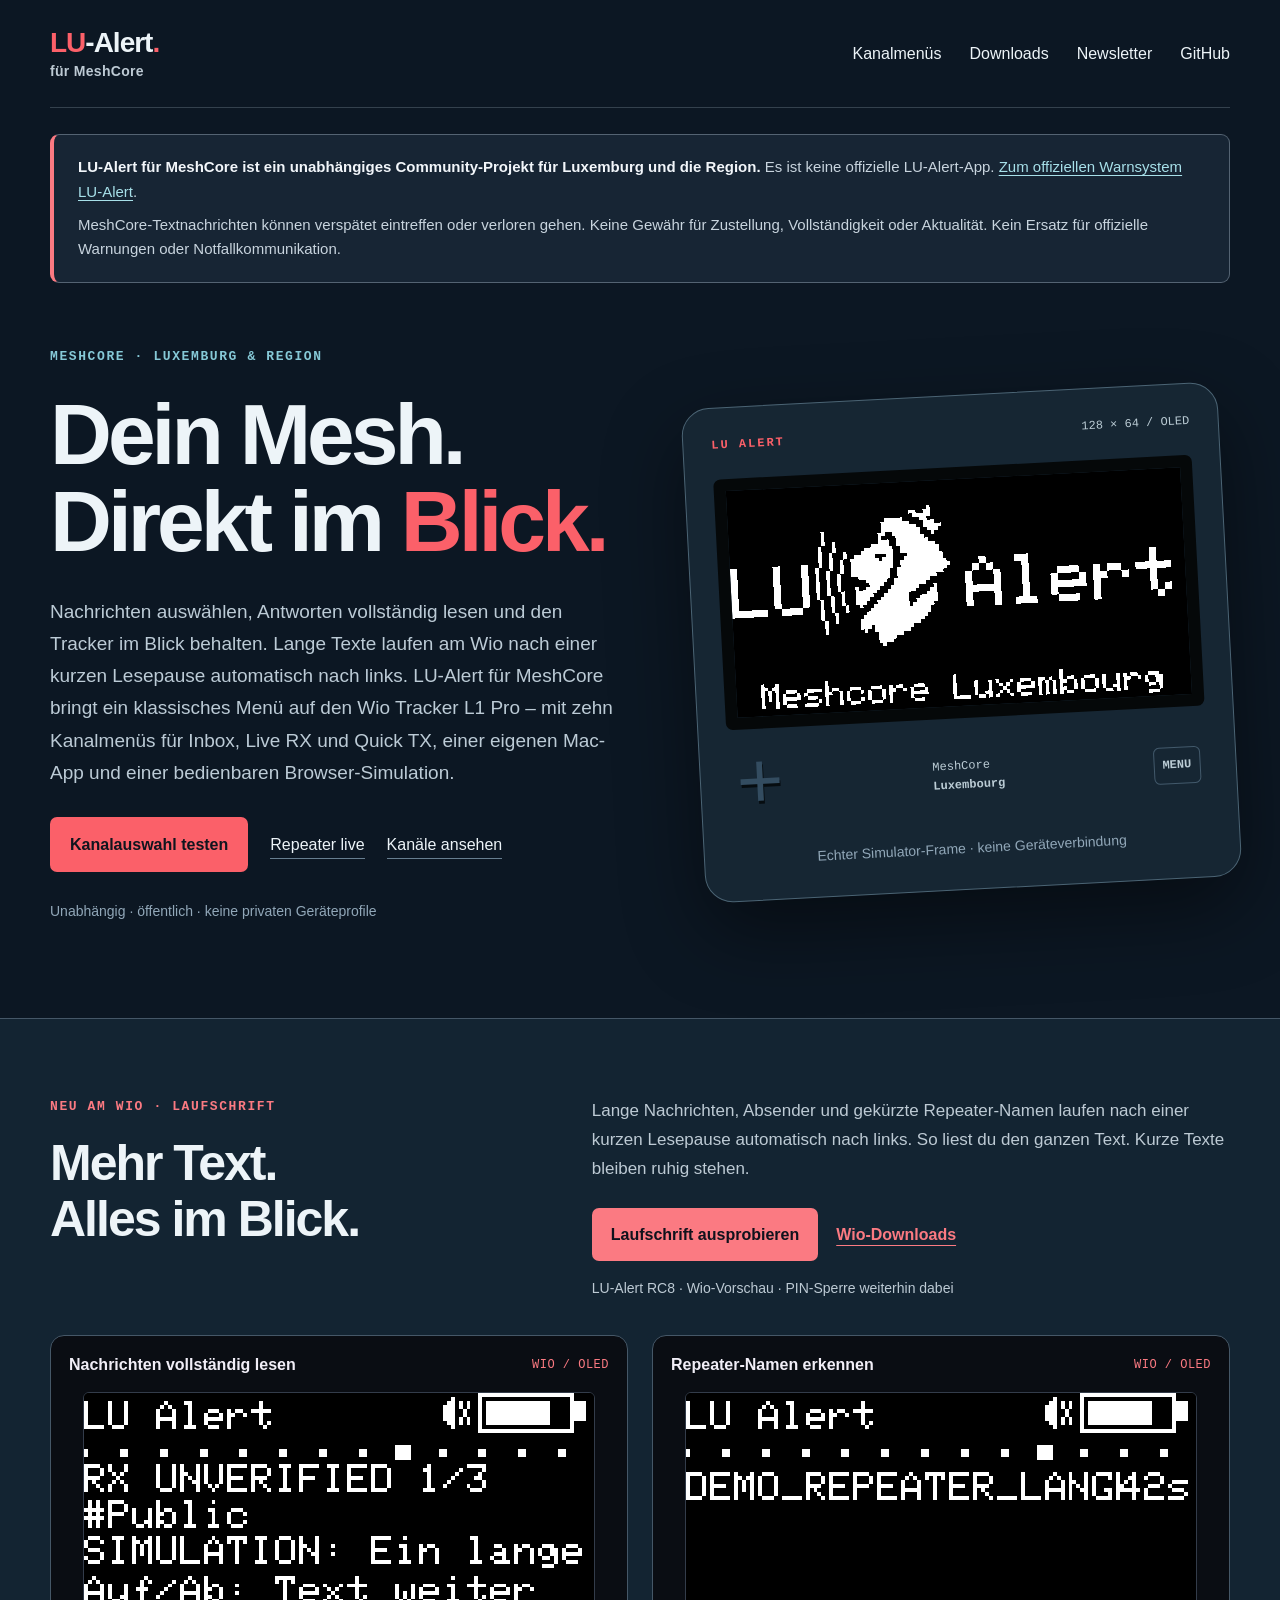
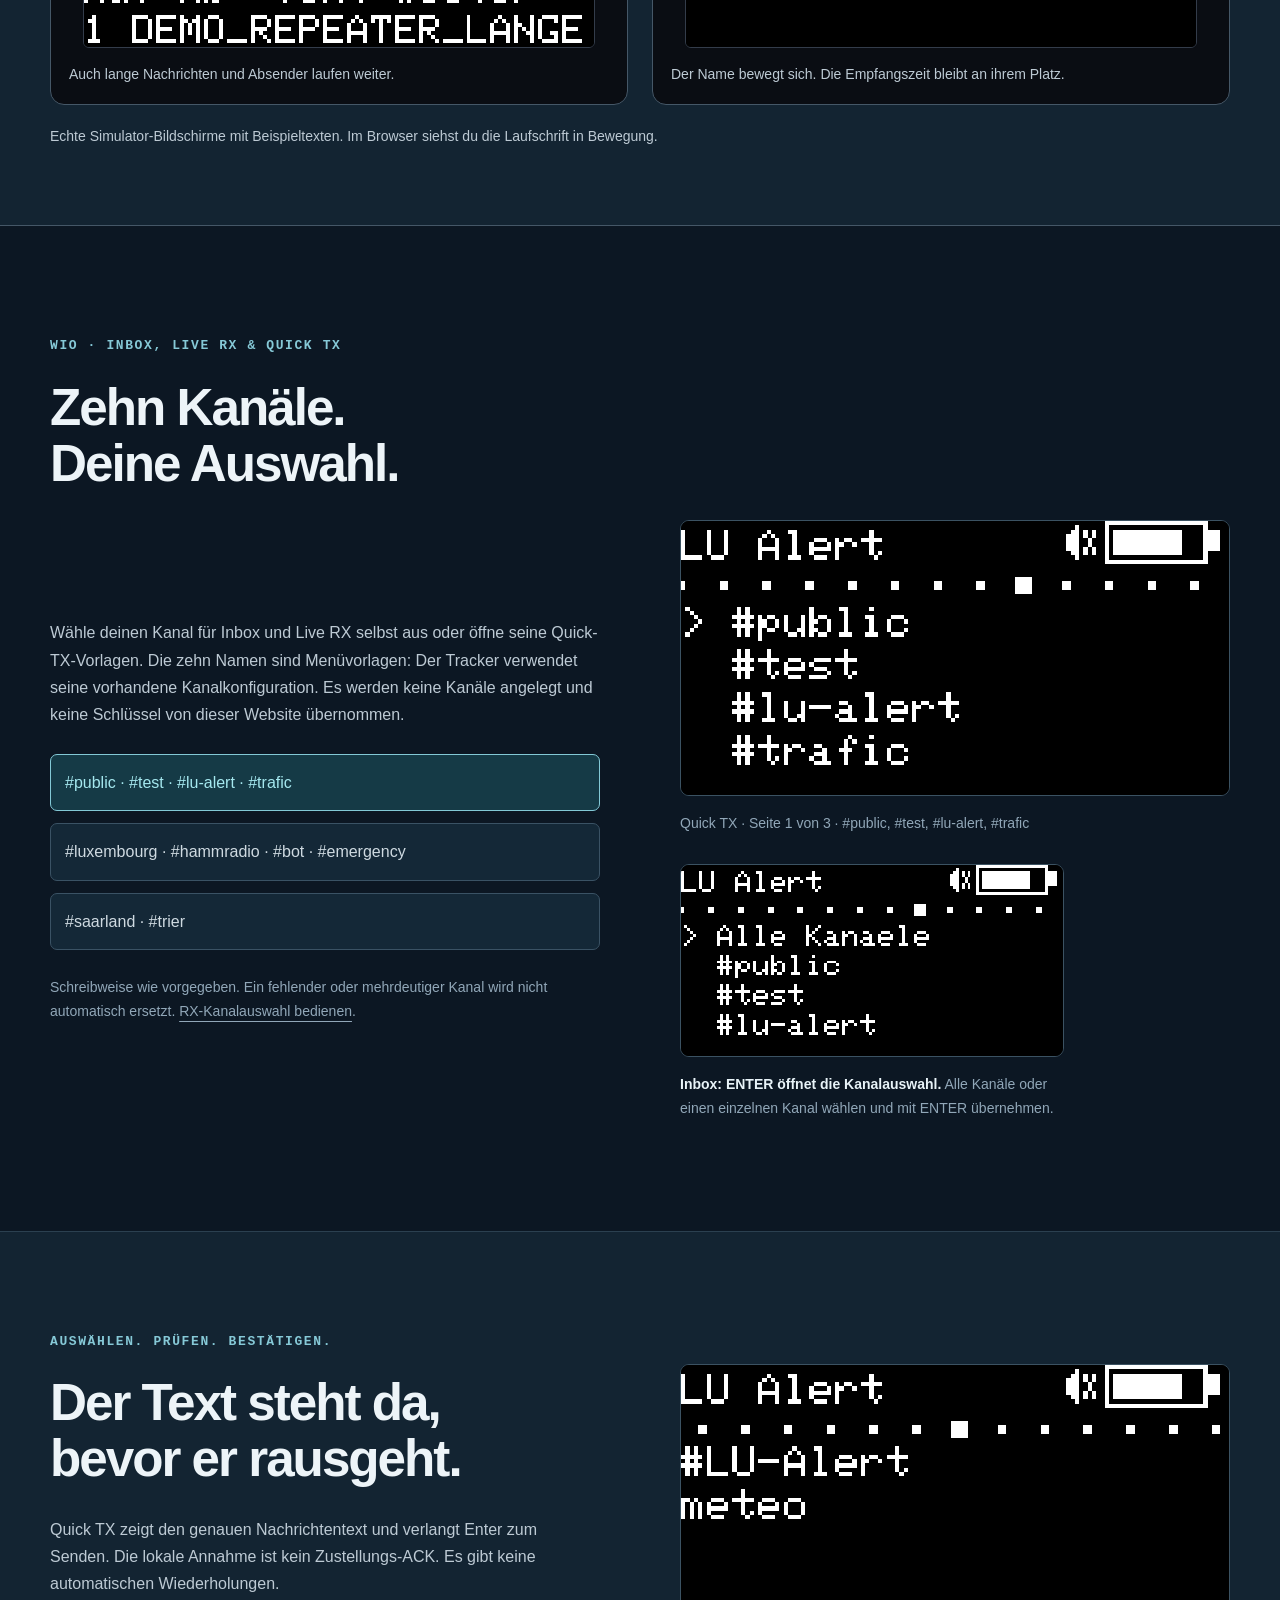
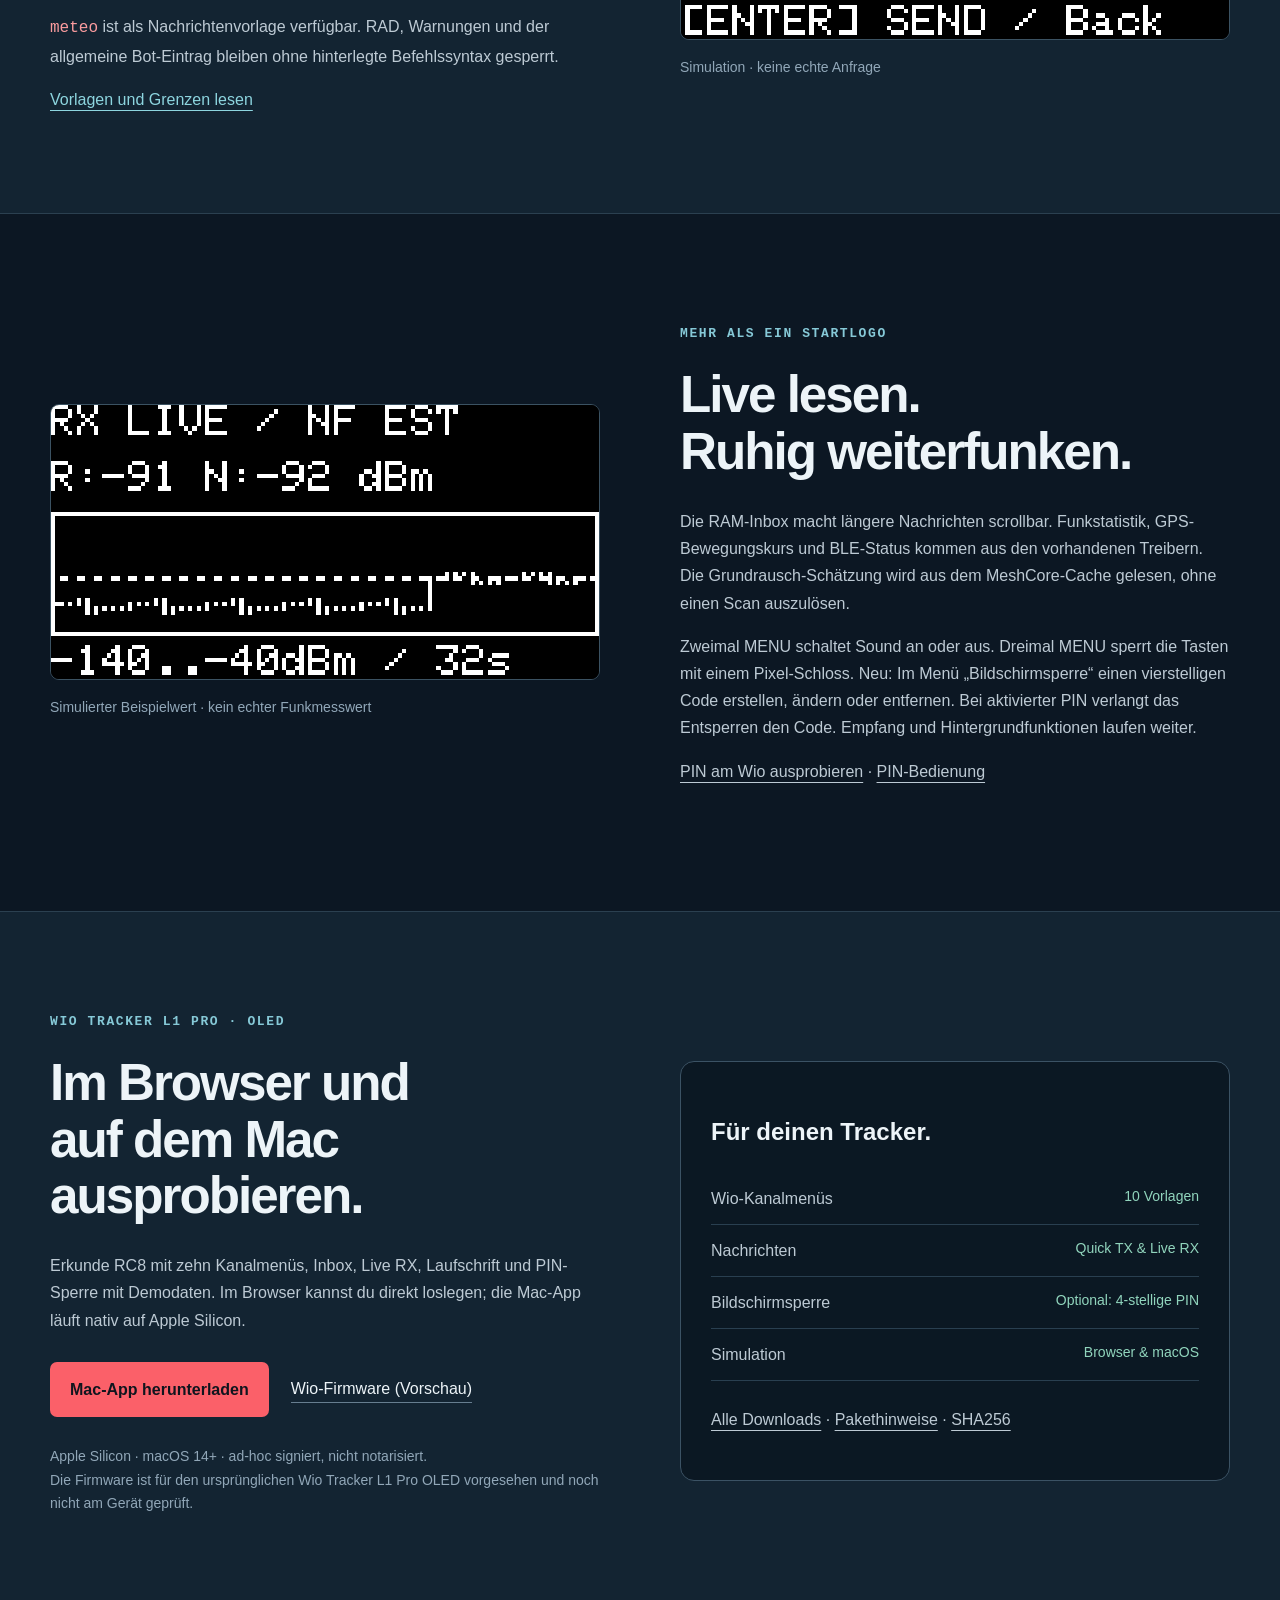
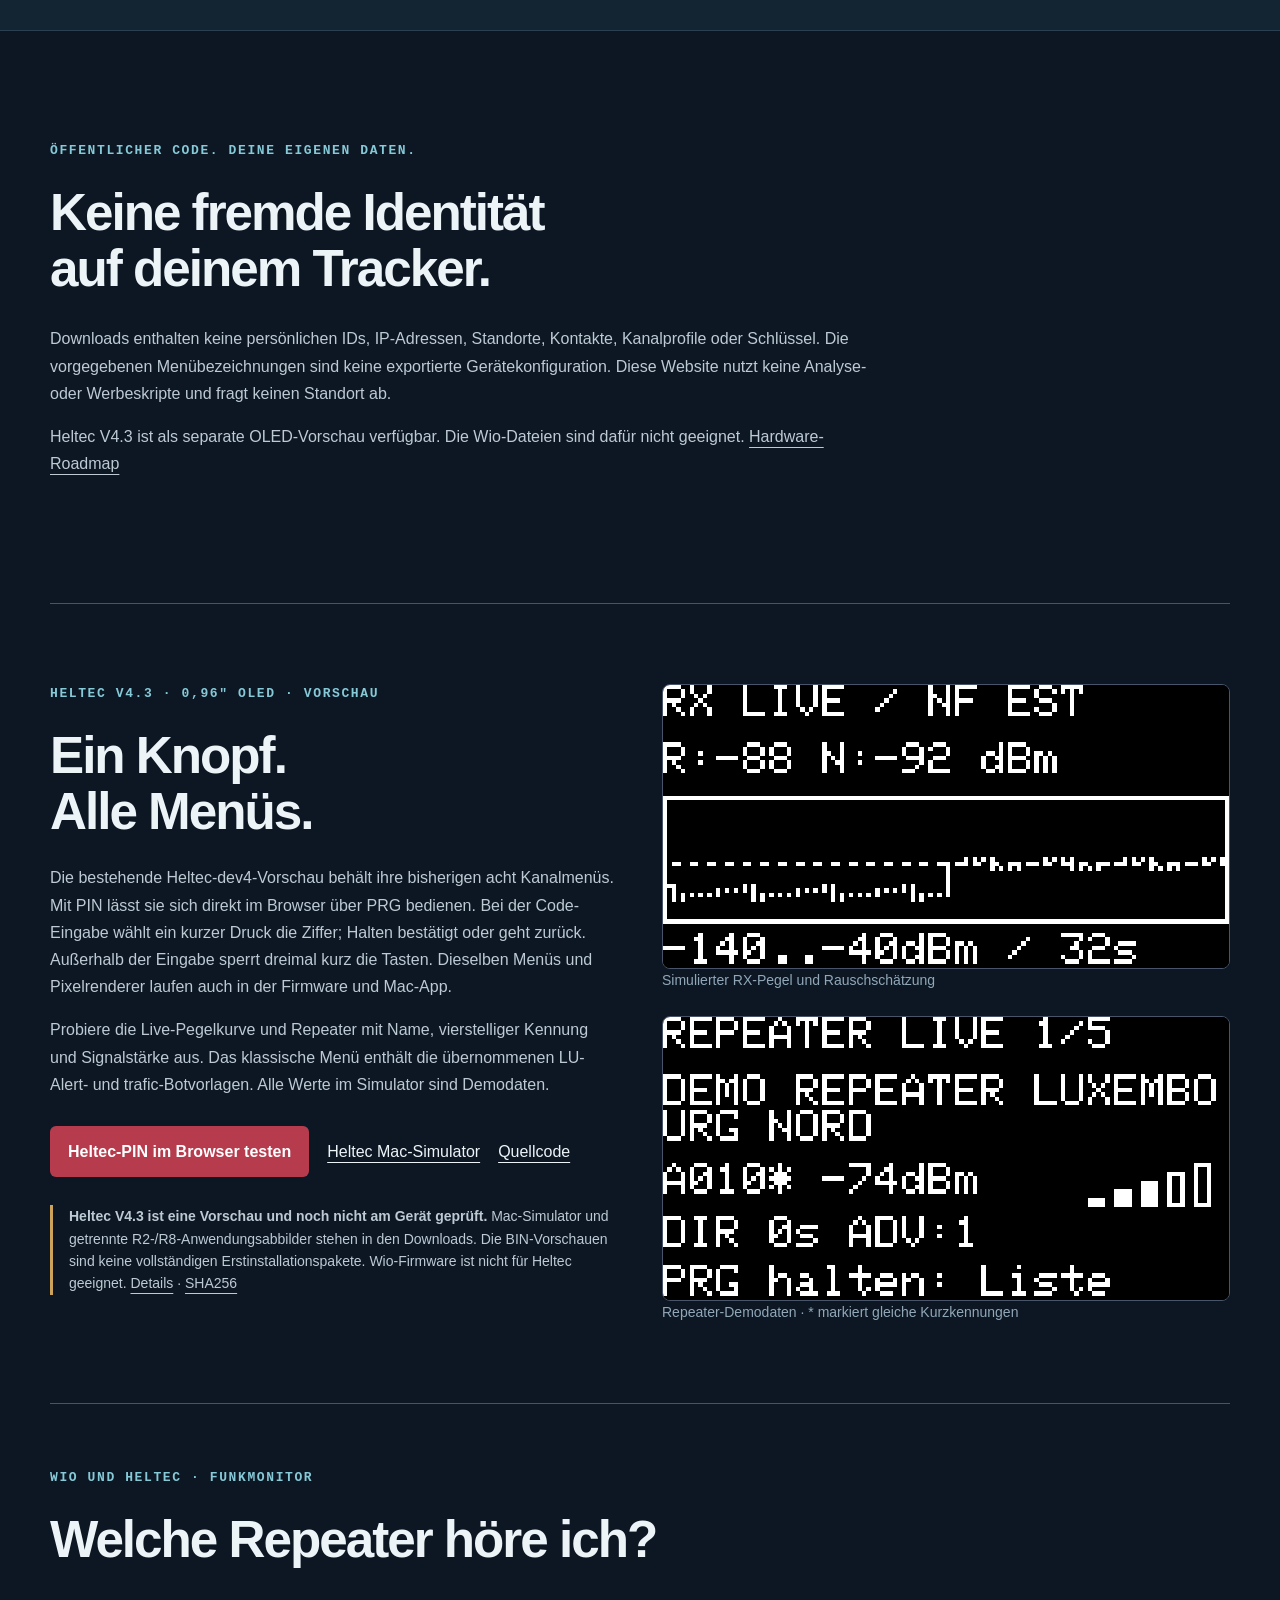
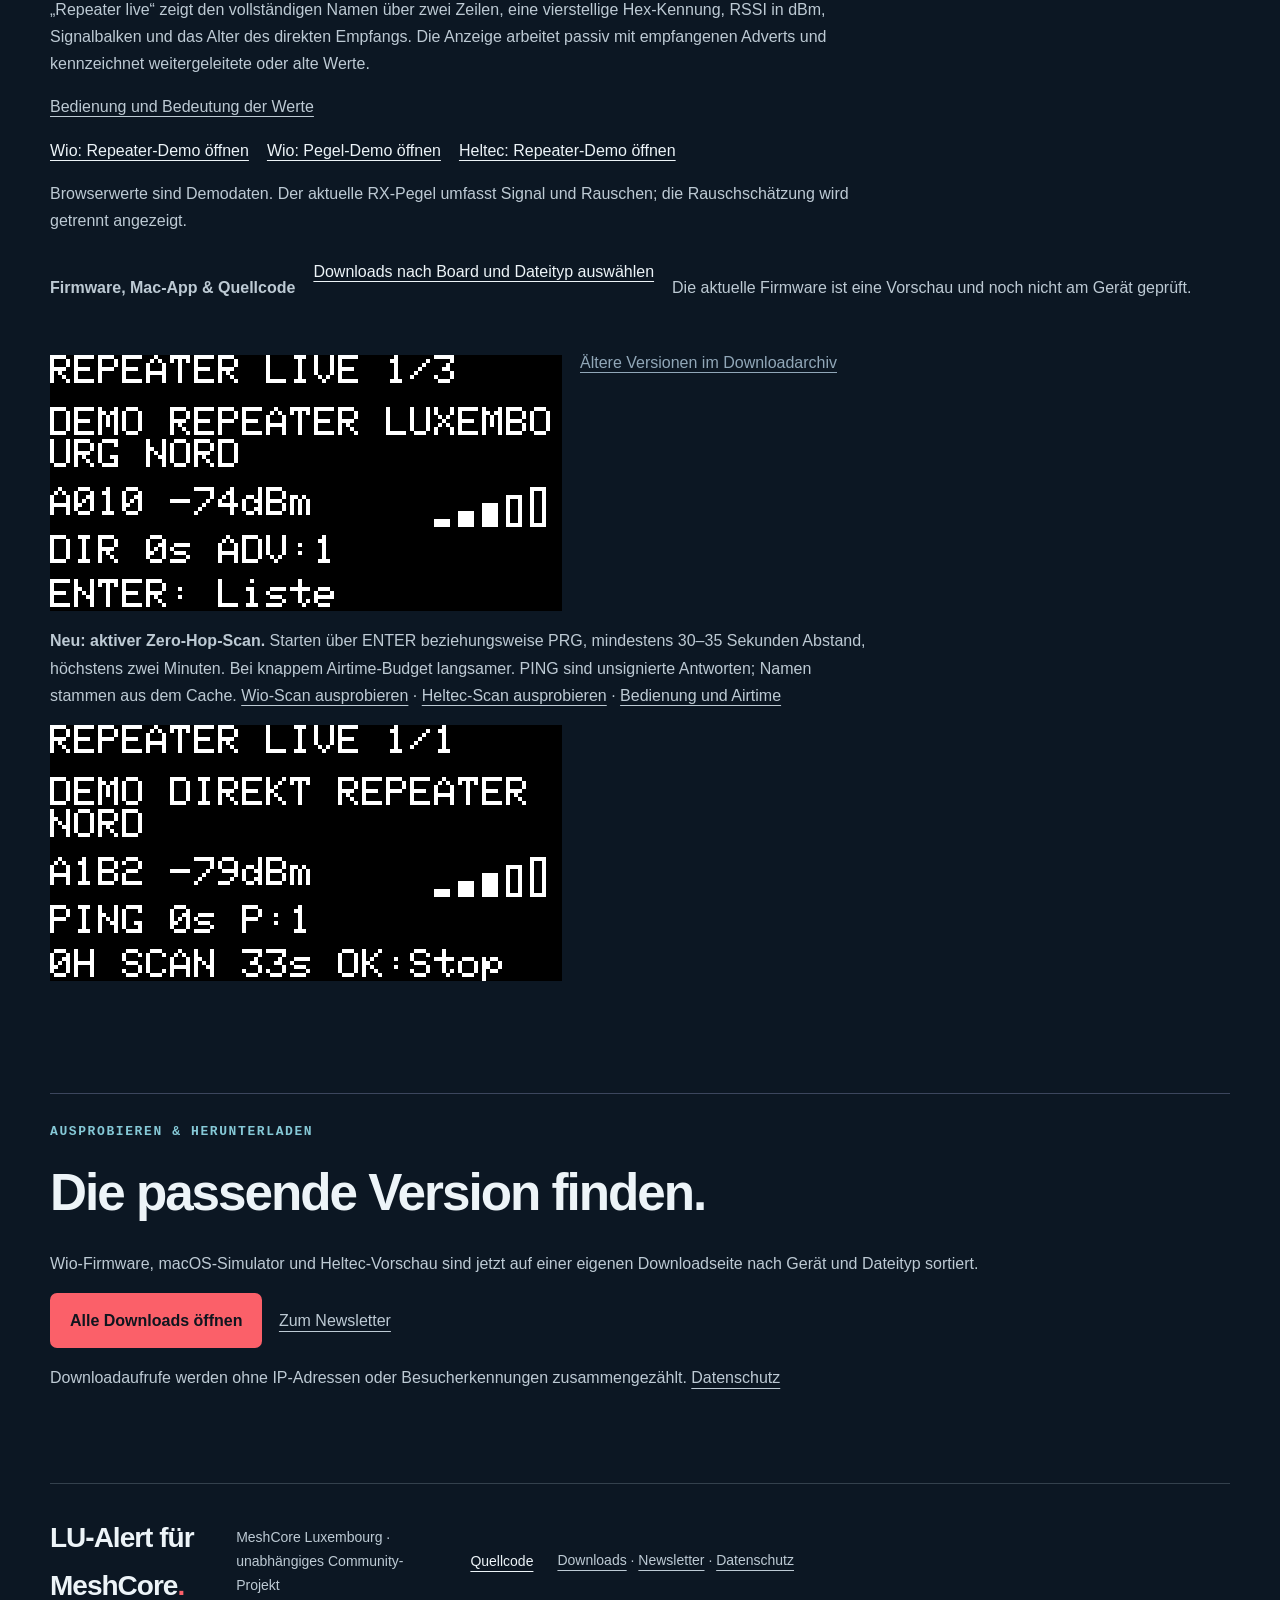
<file: docs/index.html>
<!doctype html>
<html lang="de"><head><meta charset="utf-8"><meta name="viewport" content="width=device-width,initial-scale=1"><title>LU-Alert für MeshCore · Unabhängiges Community-Projekt</title><meta name="description" content="Unabhängiges MeshCore-Community-Projekt für Luxemburg und die Region: zehn Wio-Kanalmenüs, Inbox, Live RX und Quick TX. Keine offizielle LU-Alert-App."><meta http-equiv="Content-Security-Policy" content="default-src 'self'; img-src 'self'; style-src 'self'; script-src 'self'; connect-src 'self'; base-uri 'self'; form-action 'none'; object-src 'none'"><link rel="stylesheet" href="style.css?v=wio-channels-20261126"><script defer src="app.js?v=wio-channels-20261126"></script></head><body>
<a class="skip" href="#inhalt">Zum Inhalt</a><header class="wrap"><a class="brand project-brand" href="#"><span class="brand-name"><span>LU</span>-Alert<span class="brand-dot">.</span></span><span class="brand-subtitle">für MeshCore</span></a><nav aria-label="Navigation"><a href="#kanaele">Kanalmenüs</a><a href="/downloads/">Downloads</a><a href="https://www.nosrv.eu/newsletter/">Newsletter</a><a href="https://github.com/levelstation/lu-alert" rel="noreferrer">GitHub</a></nav></header>
<main id="inhalt"><aside class="community-notice wrap" id="project-notice" aria-label="Unabhängiges Community-Projekt"><p><strong>LU-Alert für MeshCore ist ein unabhängiges Community-Projekt für Luxemburg und die Region.</strong> Es ist keine offizielle LU-Alert-App. <a href="https://lu-alert.lu/de.html" rel="noreferrer">Zum offiziellen Warnsystem LU-Alert</a>.</p><p>MeshCore-Textnachrichten können verspätet eintreffen oder verloren gehen. Keine Gewähr für Zustellung, Vollständigkeit oder Aktualität. Kein Ersatz für offizielle Warnungen oder Notfallkommunikation.</p></aside><section class="hero wrap"><div><p class="eyebrow">MESHCORE · LUXEMBURG & REGION</p><h1>Dein Mesh.<br>Direkt im <em>Blick.</em></h1><p class="lead">Nachrichten auswählen, Antworten vollständig lesen und den Tracker im Blick behalten. Lange Texte laufen am Wio nach einer kurzen Lesepause automatisch nach links. LU-Alert für MeshCore bringt ein klassisches Menü auf den Wio Tracker L1 Pro – mit zehn Kanalmenüs für Inbox, Live RX und Quick TX, einer eigenen Mac-App und einer bedienbaren Browser-Simulation.</p><div class="actions"><a class="button" href="simulator/?demo=channels">Kanalauswahl testen</a><a class="secondary" href="simulator/?demo=repeaters">Repeater live</a><a class="secondary" href="#kanaele">Kanäle ansehen</a></div><p class="note">Unabhängig · öffentlich · keine privaten Geräteprofile</p></div><figure class="tracker"><div class="device-top"><b>LU ALERT</b><span>128 × 64 / OLED</span></div><img src="assets/oled-home.png" width="512" height="256" alt="LU-Alert-Logo im tatsächlichen monochromen Simulator-Framebuffer"><div class="device-bottom"><span class="dpad" aria-hidden="true">+</span><span>MeshCore<br><strong>Luxembourg</strong></span><b class="device-menu">MENU</b></div><figcaption>Echter Simulator-Frame · keine Geräteverbindung</figcaption></figure></section>
<section class="scroll-feature" id="wio-laufschrift" aria-labelledby="scroll-feature-title">
<div class="wrap">
<div class="scroll-feature-heading"><div><p class="eyebrow">NEU AM WIO · LAUFSCHRIFT</p><h2 id="scroll-feature-title">Mehr Text.<br>Alles im Blick.</h2></div><div class="scroll-feature-copy"><p>Lange Nachrichten, Absender und gekürzte Repeater-Namen laufen nach einer kurzen Lesepause automatisch nach links. So liest du den ganzen Text. Kurze Texte bleiben ruhig stehen.</p><div class="scroll-feature-actions"><a class="button scroll-feature-demo" href="/simulator/?demo=scroll">Laufschrift ausprobieren</a><a class="scroll-feature-download" href="/downloads/?board=wio">Wio-Downloads</a></div><p class="scroll-feature-version">LU-Alert RC8 · Wio-Vorschau · PIN-Sperre weiterhin dabei</p></div></div>
<div class="scroll-showcase">
<figure class="scroll-feature-message"><div class="scroll-screen-label"><strong>Nachrichten vollständig lesen</strong><span>WIO / OLED</span></div><img src="assets/wio-scroll-message.png" width="512" height="256" loading="lazy" alt="LU-Alert am Wio: Ansicht einer langen Beispielnachricht, deren Text automatisch nach links läuft"><figcaption>Auch lange Nachrichten und Absender laufen weiter.</figcaption></figure>
<figure class="scroll-feature-repeater"><div class="scroll-screen-label"><strong>Repeater-Namen erkennen</strong><span>WIO / OLED</span></div><img src="assets/wio-scroll-repeater.png" width="512" height="256" loading="lazy" alt="LU-Alert am Wio: langer Repeater-Beispielname mit daneben feststehender Empfangszeit"><figcaption>Der Name bewegt sich. Die Empfangszeit bleibt an ihrem Platz.</figcaption></figure>
</div><p class="scroll-feature-caption">Echte Simulator-Bildschirme mit Beispieltexten. Im Browser siehst du die Laufschrift in Bewegung.</p>
</div></section>
<section class="wrap section" id="kanaele"><p class="eyebrow">WIO · INBOX, LIVE RX & QUICK TX</p><h2>Zehn Kanäle.<br>Deine Auswahl.</h2><div class="channels-layout"><div><p>Wähle deinen Kanal für Inbox und Live RX selbst aus oder öffne seine Quick-TX-Vorlagen. Die zehn Namen sind Menüvorlagen: Der Tracker verwendet seine vorhandene Kanalkonfiguration. Es werden keine Kanäle angelegt und keine Schlüssel von dieser Website übernommen.</p><div class="channel-buttons" role="group" aria-label="Quick-TX-Kanalmenü-Seite"><button class="selected" data-page="first" aria-pressed="true">#public · #test · #lu-alert · #trafic</button><button data-page="second" aria-pressed="false">#luxembourg · #hammradio · #bot · #emergency</button><button data-page="third" aria-pressed="false">#saarland · #trier</button></div><p class="note">Schreibweise wie vorgegeben. Ein fehlender oder mehrdeutiger Kanal wird nicht automatisch ersetzt. <a href="CHANNELS.md">RX-Kanalauswahl bedienen</a>.</p></div><div class="channel-previews"><figure class="screen"><img id="channel-frame" src="assets/wio-channels-1.png" width="512" height="256" alt="Wio Quick TX, Seite 1: public, test, lu-alert und trafic"><figcaption id="channel-caption" aria-live="polite">Quick TX · Seite 1 von 3 · #public, #test, #lu-alert, #trafic</figcaption></figure><figure class="screen rx-picker-preview"><img src="assets/wio-rx-channels.png" width="512" height="256" loading="lazy" alt="Wio Inbox: Alle Kanäle oder einen einzelnen Kanal in der RX-Kanalauswahl wählen"><figcaption><strong>Inbox: ENTER öffnet die Kanalauswahl.</strong> Alle Kanäle oder einen einzelnen Kanal wählen und mit ENTER übernehmen.</figcaption></figure></div></div></section>
<section class="feature-band"><div class="wrap feature-layout"><div><p class="eyebrow">AUSWÄHLEN. PRÜFEN. BESTÄTIGEN.</p><h2>Der Text steht da,<br>bevor er rausgeht.</h2><p>Quick TX zeigt den genauen Nachrichtentext und verlangt Enter zum Senden. Die lokale Annahme ist kein Zustellungs-ACK. Es gibt keine automatischen Wiederholungen.</p><p><code>meteo</code> ist als Nachrichtenvorlage verfügbar. RAD, Warnungen und der allgemeine Bot-Eintrag bleiben ohne hinterlegte Befehlssyntax gesperrt.</p><a class="text-link" href="COMMANDS.md">Vorlagen und Grenzen lesen</a></div><figure class="screen"><img src="assets/meteo-preview.png" width="512" height="256" alt="Exakte meteo-Vorschau vor dem ausdrücklichen Sendebefehl"><figcaption>Simulation · keine echte Anfrage</figcaption></figure></div></section>
<section class="wrap section live-layout"><figure class="screen"><img src="assets/radio-live-noise.png" width="512" height="256" alt="Live-Ansicht mit einem ausdrücklich simulierten Rauschpegel"><figcaption>Simulierter Beispielwert · kein echter Funkmesswert</figcaption></figure><div><p class="eyebrow">MEHR ALS EIN STARTLOGO</p><h2>Live lesen.<br>Ruhig weiterfunken.</h2><p>Die RAM-Inbox macht längere Nachrichten scrollbar. Funkstatistik, GPS-Bewegungskurs und BLE-Status kommen aus den vorhandenen Treibern. Die Grundrausch-Schätzung wird aus dem MeshCore-Cache gelesen, ohne einen Scan auszulösen.</p><p>Zweimal MENU schaltet Sound an oder aus. Dreimal MENU sperrt die Tasten mit einem Pixel-Schloss. Neu: Im Menü „Bildschirmsperre“ einen vierstelligen Code erstellen, ändern oder entfernen. Bei aktivierter PIN verlangt das Entsperren den Code. Empfang und Hintergrundfunktionen laufen weiter.</p><p><a href="simulator/?demo=pin">PIN am Wio ausprobieren</a> · <a href="SCREEN-PIN.md">PIN-Bedienung</a></p></div></section>
<section class="download-section" id="download"><div class="wrap download-layout"><div><p class="eyebrow">WIO TRACKER L1 PRO · OLED</p><h2>Im Browser und<br>auf dem Mac ausprobieren.</h2><p>Erkunde RC8 mit zehn Kanalmenüs, Inbox, Live RX, Laufschrift und PIN-Sperre mit Demodaten. Im Browser kannst du direkt loslegen; die Mac-App läuft nativ auf Apple Silicon.</p><div class="actions"><a class="button" href="/downloads/?board=wio&amp;kind=simulator">Mac-App herunterladen</a><a class="secondary" href="/downloads/?board=wio&amp;kind=firmware">Wio-Firmware (Vorschau)</a></div><p class="note">Apple Silicon · macOS 14+ · ad-hoc signiert, nicht notarisiert.<br>Die Firmware ist für den ursprünglichen Wio Tracker L1 Pro OLED vorgesehen und noch nicht am Gerät geprüft.</p></div><aside class="release"><h3>Für deinen Tracker.</h3><dl><div><dt>Wio-Kanalmenüs</dt><dd>10 Vorlagen</dd></div><div><dt>Nachrichten</dt><dd>Quick TX & Live RX</dd></div><div><dt>Bildschirmsperre</dt><dd>Optional: 4-stellige PIN</dd></div><div><dt>Simulation</dt><dd>Browser & macOS</dd></div></dl><p><a href="/downloads/">Alle Downloads</a> · <a href="FLASHING-GUIDE.md">Pakethinweise</a> · <a href="downloads/pin/SHA256SUMS">SHA256</a></p></aside></div></section>
<section class="wrap section privacy"><p class="eyebrow">ÖFFENTLICHER CODE. DEINE EIGENEN DATEN.</p><h2>Keine fremde Identität<br>auf deinem Tracker.</h2><p>Downloads enthalten keine persönlichen IDs, IP-Adressen, Standorte, Kontakte, Kanalprofile oder Schlüssel. Die vorgegebenen Menübezeichnungen sind keine exportierte Gerätekonfiguration. Diese Website nutzt keine Analyse- oder Werbeskripte und fragt keinen Standort ab.</p><p>Heltec V4.3 ist als separate OLED-Vorschau verfügbar. Die Wio-Dateien sind dafür nicht geeignet. <a href="ROADMAP.md">Hardware-Roadmap</a></p></section><section class="heltec-preview wrap" id="heltec"><div class="heltec-copy"><p class="eyebrow">HELTEC V4.3 · 0,96″ OLED · VORSCHAU</p><h2>Ein Knopf.<br>Alle Menüs.</h2><p>Die bestehende Heltec-dev4-Vorschau behält ihre bisherigen acht Kanalmenüs. Mit PIN lässt sie sich direkt im Browser über PRG bedienen. Bei der Code-Eingabe wählt ein kurzer Druck die Ziffer; Halten bestätigt oder geht zurück. Außerhalb der Eingabe sperrt dreimal kurz die Tasten. Dieselben Menüs und Pixelrenderer laufen auch in der Firmware und Mac-App.</p><p>Probiere die Live-Pegelkurve und Repeater mit Name, vierstelliger Kennung und Signalstärke aus. Das klassische Menü enthält die übernommenen LU-Alert- und trafic-Botvorlagen. Alle Werte im Simulator sind Demodaten.</p><div class="heltec-actions"><a class="button" href="simulator/heltec/?demo=pin">Heltec-PIN im Browser testen</a><a href="/get/heltec-dev4-macos" download>Heltec Mac-Simulator</a><a href="/get/source-pin" download>Quellcode</a></div><p class="heltec-note"><strong>Heltec V4.3 ist eine Vorschau und noch nicht am Gerät geprüft.</strong> Mac-Simulator und getrennte R2-/R8-Anwendungsabbilder stehen in den Downloads. Die BIN-Vorschauen sind keine vollständigen Erstinstallationspakete. Wio-Firmware ist nicht für Heltec geeignet. <a href="HELTEC-V4.3.md">Details</a> · <a href="downloads/pin/SHA256SUMS">SHA256</a></p></div><div class="heltec-shots"><figure><img src="assets/heltec-noise-change.png" width="512" height="256" alt="Heltec-Simulator mit Empfangspegelkurve und getrennter Rauschschätzung"><figcaption>Simulierter RX-Pegel und Rauschschätzung</figcaption></figure><figure><img src="assets/heltec-radio-live-full-name.png" width="512" height="256" alt="Simulierte Repeater mit Namen, vier Hex-Zeichen, RSSI und Alter"><figcaption>Repeater-Demodaten · * markiert gleiche Kurzkennungen</figcaption></figure></div></section><section class="wrap radio-home" id="funkmonitor"><p class="eyebrow">WIO UND HELTEC · FUNKMONITOR</p><h2>Welche Repeater höre ich?</h2><p>„Repeater live“ zeigt den vollständigen Namen über zwei Zeilen, eine vierstellige Hex-Kennung, RSSI in dBm, Signalbalken und das Alter des direkten Empfangs. Die Anzeige arbeitet passiv mit empfangenen Adverts und kennzeichnet weitergeleitete oder alte Werte.</p><p><a href="RADIO-LIVE.md">Bedienung und Bedeutung der Werte</a></p><div><a href="simulator/?demo=repeaters">Wio: Repeater-Demo öffnen</a><a href="simulator/?demo=noise">Wio: Pegel-Demo öffnen</a><a href="simulator/heltec/?demo=repeaters">Heltec: Repeater-Demo öffnen</a></div><p>Browserwerte sind Demodaten. Der aktuelle RX-Pegel umfasst Signal und Rauschen; die Rauschschätzung wird getrennt angezeigt.</p><div class="radio-downloads"><p><strong>Firmware, Mac-App & Quellcode</strong></p><a href="/downloads/">Downloads nach Board und Dateityp auswählen</a><p>Die aktuelle Firmware ist eine Vorschau und noch nicht am Gerät geprüft.</p><img src="assets/radio-live-full-name.png" width="512" height="256" alt="Wio Funkmonitor mit vollständigem Repeaternamen über zwei Zeilen, Hex-Kennung, RSSI und Signalbalken"><p class="note"><a href="/downloads/#archiv">Ältere Versionen im Downloadarchiv</a></p></div><p><strong>Neu: aktiver Zero-Hop-Scan.</strong> Starten über ENTER beziehungsweise PRG, mindestens 30–35 Sekunden Abstand, höchstens zwei Minuten. Bei knappem Airtime-Budget langsamer. PING sind unsignierte Antworten; Namen stammen aus dem Cache. <a href="simulator/?demo=scan">Wio-Scan ausprobieren</a> · <a href="simulator/heltec/?demo=scan">Heltec-Scan ausprobieren</a> · <a href="DISCOVERY.md">Bedienung und Airtime</a></p><img src="assets/discovery-ping.png" width="512" height="256" alt="Simulierte Zero-Hop-Discovery-Antwort mit Hex-Kennung, vollem Namen, lokalem RSSI, Antwortzähler und Scan-Countdown"></section><section class="wrap community-prompt"><p class="eyebrow">AUSPROBIEREN & HERUNTERLADEN</p><h2>Die passende Version finden.</h2><p>Wio-Firmware, macOS-Simulator und Heltec-Vorschau sind jetzt auf einer eigenen Downloadseite nach Gerät und Dateityp sortiert.</p><p><a class="button primary" href="/downloads/">Alle Downloads öffnen</a> <a href="https://www.nosrv.eu/newsletter/">Zum Newsletter</a></p><p class="download-note">Downloadaufrufe werden ohne IP-Adressen oder Besucherkennungen zusammengezählt. <a href="/datenschutz/">Datenschutz</a></p></section></main><footer class="wrap"><a class="brand" href="#">LU-Alert für MeshCore<span class="brand-dot">.</span></a><p>MeshCore Luxembourg · unabhängiges Community-Projekt</p><a href="https://github.com/levelstation/lu-alert" rel="noreferrer">Quellcode</a><p class="community-footer-links"><a href="/downloads/">Downloads</a> · <a href="https://www.nosrv.eu/newsletter/">Newsletter</a> · <a href="/datenschutz/">Datenschutz</a></p></footer></body></html>
</file>
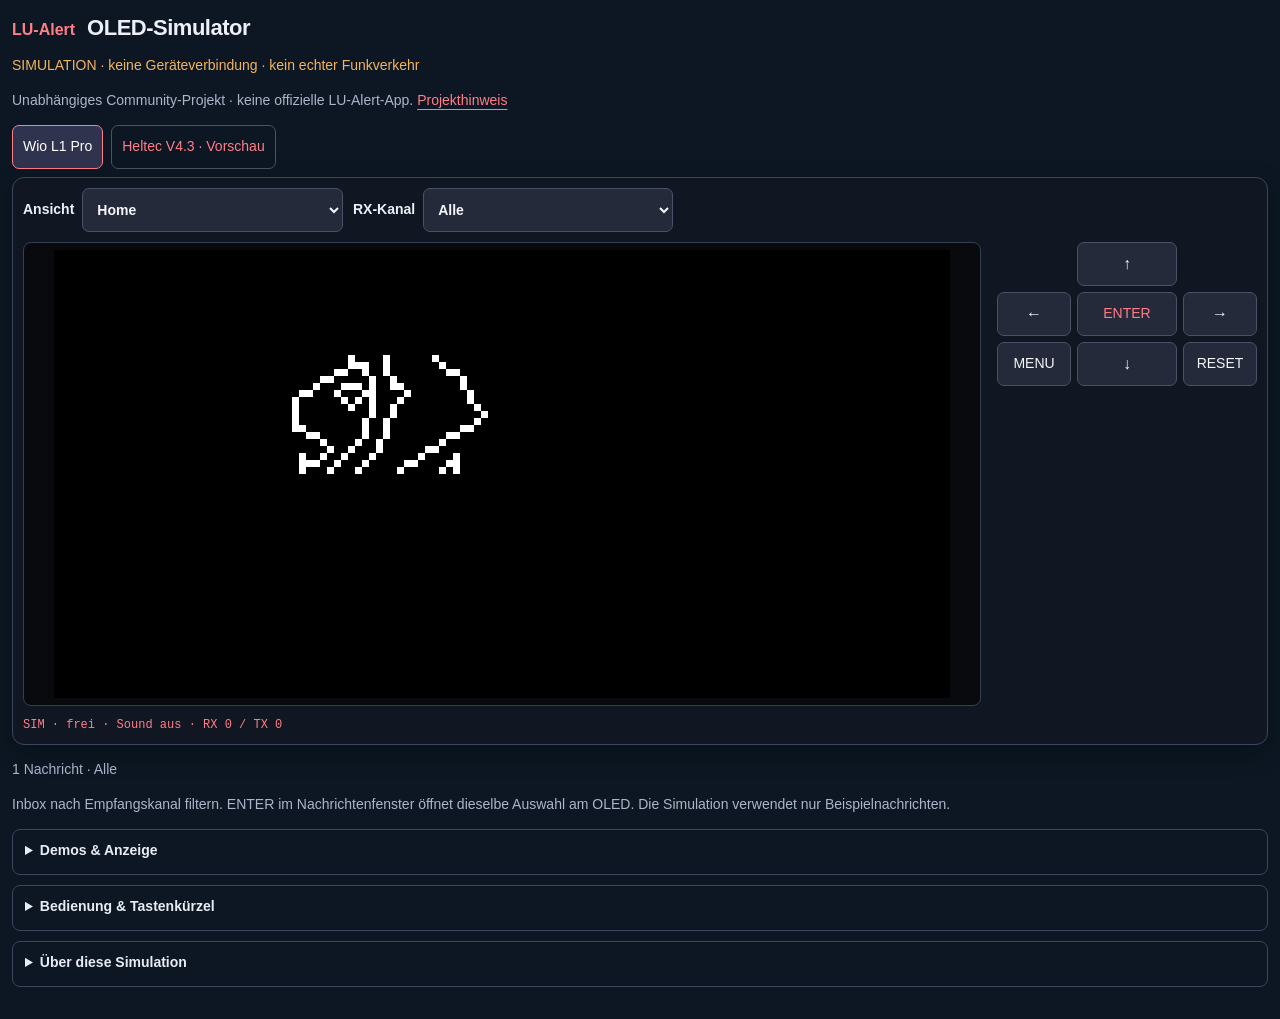
<file: docs/simulator/index.html>
<!doctype html><html lang="de"><head><meta charset="utf-8"><meta name="viewport" content="width=device-width,initial-scale=1"><meta name="robots" content="noindex"><meta http-equiv="Content-Security-Policy" content="default-src 'self'; script-src 'self' 'wasm-unsafe-eval'; style-src 'self'; img-src 'self'; connect-src 'self'; base-uri 'self'; form-action 'none'; object-src 'none'"><title>LU-Alert · Web-Simulator</title><link rel="stylesheet" href="simulator.css?v=lu-channels-20261126-v1"><script type="module" src="simulator.mjs?v=lu-channels-20261126-v1"></script></head><body data-profile="lu-alert">
<main class="lab">
  <header class="masthead">
    <div class="title-row"><a class="brand" href="../">LU-Alert</a><h1>OLED-Simulator</h1></div>
    <p class="warning">SIMULATION · keine Geräteverbindung · kein echter Funkverkehr</p>
    <p class="muted">Unabhängiges Community-Projekt · keine offizielle LU-Alert-App. <a href="/#project-notice">Projekthinweis</a></p>
    <nav class="profile-nav" aria-label="Hardware auswählen">
      <a href="./" aria-current="page">Wio L1 Pro</a>
      <a href="heltec/">Heltec V4.3 · Vorschau</a>
    </nav>
  </header>
  <section class="workspace" data-hardware="wio" aria-label="OLED und Hardwaretasten">
    <div class="console-toolbar">
      <label>Ansicht <select id="page" disabled></select></label>
      <label id="pet-label" hidden>Meshi <select id="pet" disabled></select></label>
      <label>RX-Kanal <select id="rx-channel" aria-label="RX-Kanal" aria-describedby="rx-channel-hint" disabled></select></label>
    </div>
    <section class="display-side" aria-label="Simuliertes OLED">
      <div class="viewport" id="viewport"><canvas id="oled" width="256" height="128" tabindex="0" aria-label="Simuliertes monochromes OLED. Pfeiltasten, Enter und Escape bedienen den Tracker."></canvas></div>
    </section>
    <aside class="controls" aria-label="Wio-Bedienung">
      <div class="hardware">
          <p class="eyebrow">WIO L1 PRO · HARDWARETASTEN</p>
          <div class="dpad">
            <button data-key="181" class="up" aria-label="Joystick nach oben" disabled>↑</button>
            <button data-key="180" class="left" aria-label="Joystick nach links" disabled>←</button>
            <button data-key="13" class="enter" disabled>ENTER</button>
            <button data-key="183" class="right" aria-label="Joystick nach rechts" disabled>→</button>
            <button data-key="182" class="down" aria-label="Joystick nach unten" disabled>↓</button>
          </div>
          <div class="menu-row"><button data-key="27" disabled>MENU</button><button id="reset" disabled>RESET</button></div>
        </div>
    </aside>
    <p id="console-status" class="console-status" role="status" aria-live="polite">SIM · Initialisierung …</p>
  </section>
  <p id="rx-visible" class="muted" role="status" aria-live="polite">Empfang wird geladen …</p>
  <p id="rx-channel-hint" class="muted">Inbox nach Empfangskanal filtern. ENTER im Nachrichtenfenster öffnet dieselbe Auswahl am OLED. Die Simulation verwendet nur Beispielnachrichten.</p>
  <details class="lab-tools" id="lab-tools">
    <summary>Demos & Anzeige</summary>
    <div class="lab-panels">
      <section class="radio-quick" id="funkmonitor" aria-label="Funkmonitor ausprobieren">
        <h2>Funkmonitor · simulierte Demodaten</h2>
        <div class="test-actions"><button id="long-text" type="button" disabled>Demo: lange Texte</button><button id="long-name" type="button" disabled>Langer Repeatername</button><button id="channels-demo" type="button" disabled>Demo: RX-Kanäle</button></div>
        <p class="muted">Wio-Laufschrift: Zu lange Texte starten nach 1,2 Sekunden Lesepause nach links. Kurze Texte und benachbarte Werte bleiben stehen.</p>
        <div><button id="live-repeaters" type="button" disabled>Repeater live</button><button id="live-noise" type="button" disabled>Pegel / Rauschen</button><button id="live-scan" disabled>0-Hop-Scan · SIM</button></div>
        <details><summary>Bildschirmsperre mit PIN ausprobieren</summary><p>Im Menü „Bildschirmsperre“ wählen, vier Ziffern festlegen und zur Bestätigung wiederholen. Eine voreingestellte PIN gibt es nicht. Ändern und Entfernen verlangen den bisherigen Code.</p><p>Wio: Auf/Ab wählt die Ziffer, ENTER bestätigt. Heltec: PRG kurz wählt, 0,6 bis unter 1,5 Sekunden halten bestätigt; ab 1,5 Sekunden geht es zurück. Nach 3× MENU beziehungsweise PRG lässt sich die gesperrte Ansicht mit dem Code öffnen.</p><p class="muted">Die PIN gilt nur in dieser Simulation. RESET behält sie in der aktuellen Sitzung; Neuladen startet frisch. Drei falsche Codes: 30 Sekunden warten. Empfang bleibt aktiv; die Simulation sendet keinen echten Funk.</p></details>
        <details><summary>Funkmonitor & 0-Hop-Scan erklärt</summary><p>Repeater mit vollständigem Namen, vier Hex-Zeichen, RSSI, Signalbalken und Empfangsalter anzeigen.</p><p class="muted">Im Browser sind alle Werte simuliert. Auf dem Tracker: Hauptmenü öffnen, „Repeater live“ wählen. DIR = direkter RSSI, MESH = weitergeleitet, ALT = älter als 3 Minuten; ADV zählt Adverts. Aktiver 0-Hop-Scan: explizit starten, mindestens 30–35 Sekunden Abstand, maximal zwei Minuten; bei Airtime-Mangel langsamer. PING sind unsignierte Discovery-Antworten, Namen stammen aus dem Cache. Weitergeleitete und alte Werte sind markiert. ENTER öffnet die Auswahl, Auf/Ab blättert, MENU kehrt zurück.</p></details>
      </section>
      <section class="render-tools" aria-label="Darstellung und Simulatorstatus">
        <h2>Anzeige & Status</h2>
        <div class="options"><label>Zoom <select id="zoom"><option value="0">Automatisch</option><option value="4">max. 4×</option><option value="8">max. 8×</option><option value="12">max. 12×</option></select></label><label><input type="checkbox" id="grid"> Pixelraster</label><label>Bildrate <select id="rate"><option>5</option><option selected>15</option><option>30</option><option>60</option></select> Hz</label><label><input type="checkbox" id="pause"> Pause</label></div>
        <p id="fit" class="muted">Simulator wird geladen …</p>
        <p id="status">Initialisierung …</p>
      </section>
      <section class="test-tools" aria-label="Simulierte Ereignisse">
        <h2>Ereignisse · SIMULIERT</h2>
        <label>Ereignis <select id="event" disabled></select></label>
        <div class="test-actions"><button id="trigger" type="button" disabled>Ereignis simulieren</button><button id="boot" type="button" disabled>Startanimation zeigen</button></div>
        <div class="clocks"><p id="utc">UTC: –</p><p id="local">Lokale Simulation: –</p><button id="winter" type="button" disabled>Winterzeit anzeigen</button><button id="summer" type="button" disabled>Sommerzeit anzeigen</button></div>
      </section>
    </div>
  </details>
  <details class="input-help"><summary>Bedienung & Tastenkürzel</summary>
      <p>Pfeile = Joystick · Enter = Bestätigen · Escape = MENU · R = normaler Reset.</p>
      <p>In der Inbox öffnet ENTER die Kanalauswahl. Auf/Ab wählt einen Empfangskanal, ENTER bestätigt. „Alle“ zeigt die vorhandenen Nachrichten aus allen Kanälen.</p>
      <p>1× MENU: Zurück · 2×: Sound · 3×: Sperre. Das 1200-ms-Fenster wird abgewartet.</p>
      <p>Sound zeigt den simulierten Summerstatus. Die Website spielt keine echten Gerätetöne. Einstellungen bleiben innerhalb dieser Sitzung erhalten.</p>
  </details>
  <details><summary>Über diese Simulation</summary><p>Probiere die Menüs, Nachrichtenansichten und Tastensperre direkt im Browser aus. Frequenz, RX/TX, BLE, GPS und Akku sind lokale Demodaten. Es gibt keine Verbindung zu einem Funkgerät; Kanäle und Schlüssel auf deinem Tracker bleiben unverändert.</p><p>Zehn Kanalmenüs: public, test, lu-alert, trafic, luxembourg, hammradio, bot, emergency, saarland und trier. Ein Menüeintrag legt auf einem echten Gerät keinen Kanal und keinen Schlüssel an.</p></details>
  
</main>
</body></html>
</file>
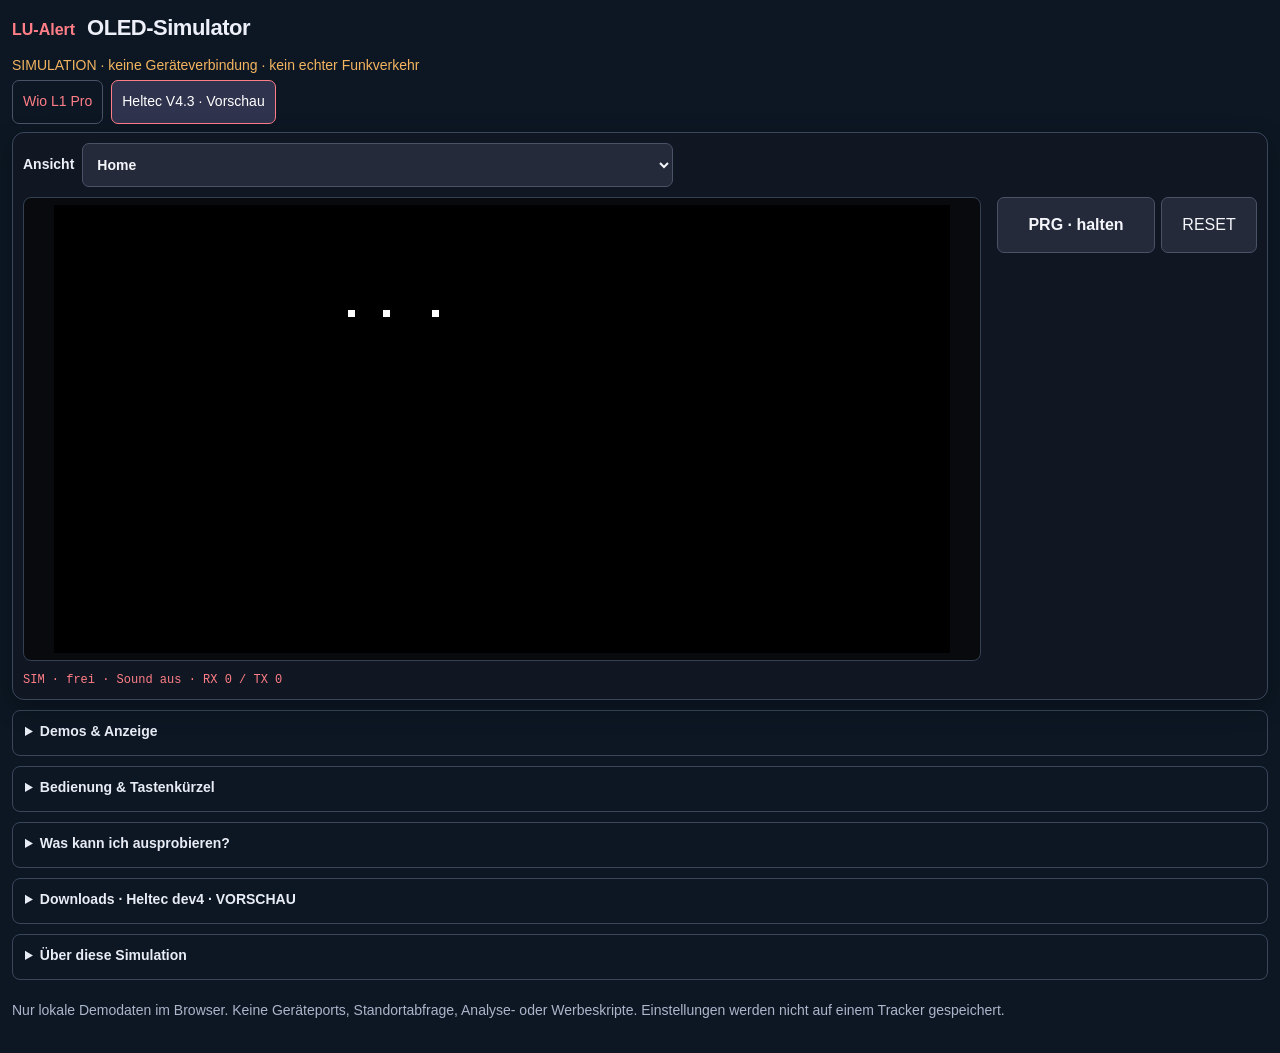
<file: docs/simulator/heltec/index.html>
<!doctype html><html lang="de"><head><meta charset="utf-8"><meta name="viewport" content="width=device-width,initial-scale=1"><meta http-equiv="Content-Security-Policy" content="default-src 'self'; script-src 'self' 'wasm-unsafe-eval'; style-src 'self'; img-src 'self' data:; connect-src 'self'; base-uri 'self'; form-action 'none'; object-src 'none'"><title>LU-Alert · Heltec V4.3 Vorschau</title><meta name="description" content="Bedienbare Heltec-V4.3-OLED-Vorschau mit gemeinsamem Firmwarecode. PRG, Sperre, Live-Pegel und Repeater mit Demodaten ausprobieren."><link rel="stylesheet" href="simulator.css?v=console-v2"><script type="module" src="simulator.mjs?v=screen-pin-20261126-v1"></script></head><body data-profile="lu-alert">
<main class="lab">
  <header class="masthead">
    <div class="title-row"><a class="brand" href="../../">LU-Alert</a><h1>OLED-Simulator</h1></div>
    <p class="warning">SIMULATION · keine Geräteverbindung · kein echter Funkverkehr</p>
    <nav class="profile-nav" aria-label="Hardware auswählen">
      <a href="../">Wio L1 Pro</a>
      <a href="./" aria-current="page">Heltec V4.3 · Vorschau</a>
    </nav>
  </header>
  <section class="workspace" data-hardware="heltec" aria-label="OLED und Hardwaretasten">
    <div class="console-toolbar">
      <label>Ansicht <select id="page" disabled></select></label>
      <label id="pet-label" hidden>Meshi <select id="pet" disabled></select></label>
    </div>
    <section class="display-side" aria-label="Simuliertes OLED">
      <div class="viewport" id="viewport"><canvas id="oled" width="256" height="128" tabindex="0" aria-label="Simuliertes monochromes Heltec-OLED. Leertaste drücken und halten entspricht PRG."></canvas></div>
    </section>
    <aside class="controls" aria-label="Heltec-Bedienung">
      <div class="hardware">
          <p class="eyebrow">HELTEC V4.3 · PRG / RESET</p>
          <button id="prg" type="button" aria-label="PRG gedrückt halten und loslassen" aria-pressed="false" disabled>PRG · halten</button>
          <button id="reset" type="button" disabled>RESET</button>
        </div>
    </aside>
    <p id="console-status" class="console-status" role="status" aria-live="polite">SIM · Initialisierung …</p>
  </section>
  <details class="lab-tools" id="lab-tools">
    <summary>Demos & Anzeige</summary>
    <div class="lab-panels">
      <section class="radio-quick" id="funkmonitor" aria-label="Funkmonitor ausprobieren">
        <h2>Funkmonitor · simulierte Demodaten</h2>
        <div><button id="live-repeaters" type="button" disabled>Repeater live</button><button id="live-noise" type="button" disabled>Pegel / Rauschen</button><button id="live-scan" disabled>0-Hop-Scan · SIM</button></div>
        <details><summary>Bildschirmsperre mit PIN ausprobieren</summary><p>Im Menü „Bildschirmsperre“ wählen, vier Ziffern festlegen und zur Bestätigung wiederholen. Eine voreingestellte PIN gibt es nicht. Ändern und Entfernen verlangen den bisherigen Code.</p><p>Wio: Auf/Ab wählt die Ziffer, ENTER bestätigt. Heltec: PRG kurz wählt, 0,6 bis unter 1,5 Sekunden halten bestätigt; ab 1,5 Sekunden geht es zurück. Nach 3× MENU beziehungsweise PRG lässt sich die gesperrte Ansicht mit dem Code öffnen.</p><p class="muted">Die PIN gilt nur in dieser Simulation. RESET behält sie in der aktuellen Sitzung; Neuladen startet frisch. Drei falsche Codes: 30 Sekunden warten. Empfang bleibt aktiv; die Simulation sendet keinen echten Funk.</p></details>
        <details><summary>Funkmonitor & 0-Hop-Scan erklärt</summary><p>Repeater mit vollständigem Namen, vier Hex-Zeichen, RSSI, Signalbalken und Empfangsalter anzeigen.</p><p class="muted">Im Browser sind alle Werte simuliert. Auf dem Tracker: Hauptmenü öffnen, „Repeater live“ wählen. DIR = direkter RSSI, MESH = weitergeleitet, ALT = älter als 3 Minuten; ADV zählt Adverts. Aktiver 0-Hop-Scan: explizit starten, mindestens 30–35 Sekunden Abstand, maximal zwei Minuten; bei Airtime-Mangel langsamer. PING sind unsignierte Discovery-Antworten, Namen stammen aus dem Cache. Weitergeleitete und alte Werte sind markiert. PRG halten öffnet die Auswahl; kurz blättert, erneut halten schließt sie.</p></details>
      </section>
      <section class="render-tools" aria-label="Darstellung und Simulatorstatus">
        <h2>Anzeige & Status</h2>
        <div class="options"><label>Zoom <select id="zoom"><option value="0">Automatisch</option><option value="4">max. 4×</option><option value="8">max. 8×</option><option value="12">max. 12×</option></select></label><label><input type="checkbox" id="grid"> Pixelraster</label><label>Bildrate <select id="rate"><option>5</option><option selected>15</option><option>30</option><option>60</option></select> Hz</label><label><input type="checkbox" id="pause"> Pause</label></div>
        <p id="fit" class="muted">Simulator wird geladen …</p>
        <p id="status">Initialisierung …</p>
      </section>
      <section class="test-tools" aria-label="Simulierte Ereignisse">
        <h2>Ereignisse · SIMULIERT</h2>
        <label>Ereignis <select id="event" disabled></select></label>
        <div class="test-actions"><button id="trigger" type="button" disabled>Ereignis simulieren</button><button id="boot" type="button" disabled>Startanimation zeigen</button></div>
        <div class="clocks"><p id="utc">UTC: –</p><p id="local">Anzeigezeit: –</p><button id="winter" type="button" disabled>Winterzeit anzeigen</button> <button id="summer" type="button" disabled>Sommerzeit anzeigen</button></div>
      </section>
    </div>
  </details>
  <details class="input-help"><summary>Bedienung & Tastenkürzel</summary>
      <p>Maus, Finger oder Leertaste gedrückt halten, dann loslassen. R = normaler Reset. Doppel- und Dreifachklick: innerhalb 1200 ms.</p>
      <dl><dt>Kurz</dt><dd>Weiter, nach Klickfenster</dd><dt>0,6–&lt;1,5 s</dt><dd>Bestätigen</dd><dt>Ab 1,5 s</dt><dd>Zurück</dd><dt>2× kurz</dt><dd>Sound-Präferenz</dd><dt>3× kurz</dt><dd>Sperren / PIN öffnen</dd></dl>
      <p>Bei Pause ist PRG deaktiviert. Beim Wechsel in ein anderes Fenster werden gehaltene Tasten losgelassen. Sound ändert nur den simulierten Summerstatus; es werden keine Gerätetöne abgespielt. Einstellungen bleiben innerhalb dieser Sitzung erhalten.</p>
  </details>
<details><summary>Was kann ich ausprobieren?</summary><p>Alle Menüs, das klassische LU-Alert-Menü, die erweiterten Botvorlagen, Tastensperre und den Wechsel zur Kanalansicht nach lokal angenommener Sendung. In RX Live / Noise wird ein simulierter Empfangspegel als Kurve gezeigt; die Rauschschätzung ist getrennt ausgewiesen. Repeater zeigen Namen, vier Hex-Zeichen, direkten RSSI und Alter. Weitergeleitete oder alte Werte sind gekennzeichnet. Alle Ereignisse und Sendevorgänge sind simuliert.</p></details>
<details><summary>Downloads · Heltec dev4 · VORSCHAU</summary>
<div class="downloads"><a href="/downloads/?board=heltec&amp;kind=firmware">Firmware-Vorschau</a><a href="/downloads/?board=heltec&amp;kind=simulator">Mac-Simulator</a><a href="/downloads/?board=heltec&amp;kind=source">Quellcode</a></div>
<div class="limits"><p><strong>Heltec V4.3 ist eine Vorschau und noch nicht am Gerät geprüft.</strong> Die R2- und R8-Dateien sind getrennt gekennzeichnet. Wio-Firmware eignet sich nicht für Heltec.</p></div>
</details>
  <details><summary>Über diese Simulation</summary><p>Probiere die Heltec-Menüs und die Bedienung mit PRG im Browser aus. Funkverkehr, Nachrichten und Gerätewerte sind simuliert. Der Simulator stellt keine Verbindung zu einem Funkgerät her.</p><p><a href="BUILD-MANIFEST.json">Technische Details</a> · <a href="TEST-REPORT.md">Web-Testbericht</a> · <a href="../../HELTEC-V4.3.md">Hardware und Grenzen</a> · <a href="../../HELTEC-TEST-REPORT.md">Firmware-/Mac-Testbericht</a></p></details>
  <footer>Nur lokale Demodaten im Browser. Keine Geräteports, Standortabfrage, Analyse- oder Werbeskripte. Einstellungen werden nicht auf einem Tracker gespeichert.</footer>
</main>
</body></html>
</file>
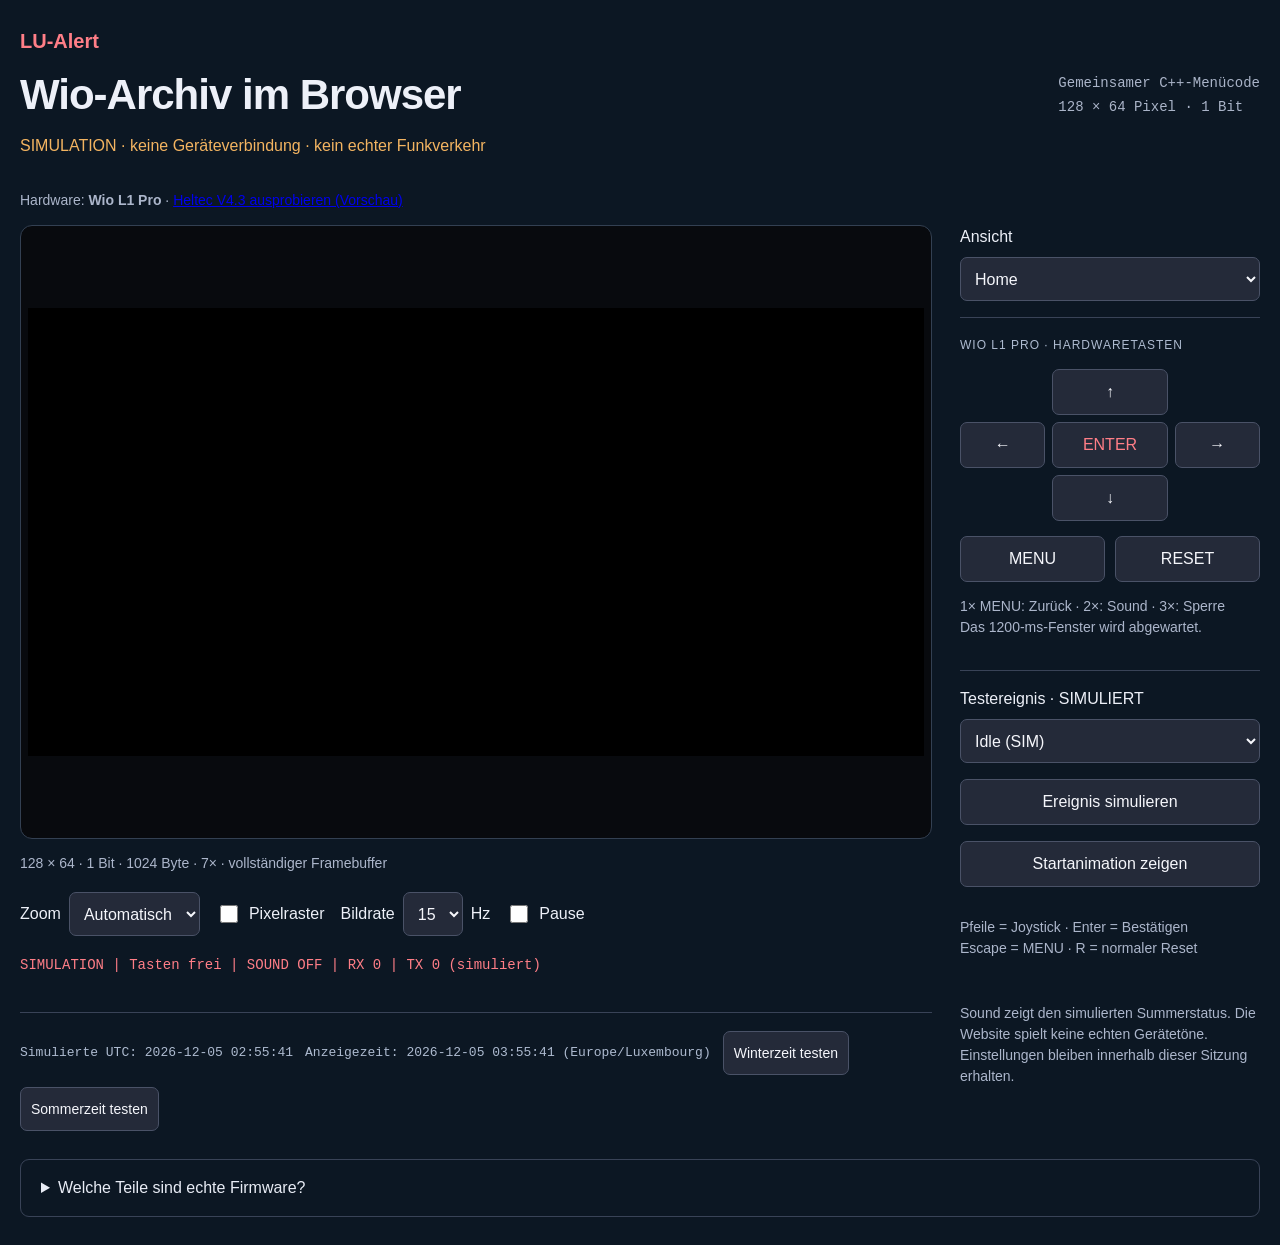
<file: docs/simulator/wio-rc3/index.html>
<!doctype html><html lang="de"><head><meta charset="utf-8"><meta name="viewport" content="width=device-width,initial-scale=1"><meta name="robots" content="noindex"><meta http-equiv="Content-Security-Policy" content="default-src 'self'; script-src 'self' 'wasm-unsafe-eval'; style-src 'self'; img-src 'self'; connect-src 'self'; base-uri 'self'; form-action 'none'; object-src 'none'"><title>LU-Alert · Web-Simulator</title><link rel="stylesheet" href="simulator.css"><script type="module" src="simulator.mjs"></script></head><body data-profile="lu-alert"><main class="lab"><header><div><a href="../../">LU-Alert</a><h1>Wio-Archiv im Browser</h1><p class="warning">SIMULATION · keine Geräteverbindung · kein echter Funkverkehr</p></div><p class="shared">Gemeinsamer C++-Menücode<br>128 × 64 Pixel · 1 Bit</p></header><p class="muted">Hardware: <strong>Wio L1 Pro</strong> · <a href="../heltec/">Heltec V4.3 ausprobieren (Vorschau)</a></p><div class="workspace"><section class="display-side" aria-label="OLED und Darstellung"><div class="viewport" id="viewport"><canvas id="oled" width="512" height="256" tabindex="0" aria-label="Simuliertes monochromes OLED. Pfeiltasten, Enter und Escape bedienen den Tracker."></canvas></div><p id="fit" class="muted">Lade den gemeinsamen C++-Simulator …</p><div class="options"><label>Zoom <select id="zoom"><option value="0">Automatisch</option><option value="4">max. 4×</option><option value="8">max. 8×</option><option value="12">max. 12×</option></select></label><label><input type="checkbox" id="grid"> Pixelraster</label><label>Bildrate <select id="rate"><option>5</option><option selected>15</option><option>30</option><option>60</option></select> Hz</label><label><input type="checkbox" id="pause"> Pause</label></div><p id="status" role="status" aria-live="polite">Initialisierung …</p><div class="clocks"><p id="utc">UTC: –</p><p id="local">Lokale Simulation: –</p><button id="winter" type="button" disabled>Winterzeit testen</button><button id="summer" type="button" disabled>Sommerzeit testen</button></div></section><aside class="controls" aria-label="Simulator-Bedienung"><label>Ansicht <select id="page" disabled></select></label><label id="pet-label" hidden>Meshi <select id="pet" disabled></select></label><div class="hardware"><p class="eyebrow">WIO L1 PRO · HARDWARETASTEN</p><div class="dpad"><button data-key="181" class="up" aria-label="Joystick nach oben" disabled>↑</button><button data-key="180" class="left" aria-label="Joystick nach links" disabled>←</button><button data-key="13" class="enter" disabled>ENTER</button><button data-key="183" class="right" aria-label="Joystick nach rechts" disabled>→</button><button data-key="182" class="down" aria-label="Joystick nach unten" disabled>↓</button></div><div class="menu-row"><button data-key="27" disabled>MENU</button><button id="reset" disabled>RESET</button></div><p class="muted">1× MENU: Zurück · 2×: Sound · 3×: Sperre<br>Das 1200-ms-Fenster wird abgewartet.</p></div><label>Testereignis · SIMULIERT <select id="event" disabled></select></label><button id="trigger" disabled>Ereignis simulieren</button><button id="boot" disabled>Startanimation zeigen</button><p class="muted">Pfeile = Joystick · Enter = Bestätigen<br>Escape = MENU · R = normaler Reset</p><p class="muted">Sound zeigt den simulierten Summerstatus. Die Website spielt keine echten Gerätetöne. Einstellungen bleiben innerhalb dieser Sitzung erhalten.</p></aside></div><details><summary>Welche Teile sind echte Firmware?</summary><p>Menüs, Nachrichtenlogik, Figuren, Sperre, Sound-Schalter und Pixelrenderer stammen aus dem C++-Code der Firmware und der Mac-App. WebAssembly führt denselben Simulatoradapter aus. JavaScript stellt nur die Pixel dar und reicht Bedieneingaben weiter. Frequenz, RX/TX, BLE, GPS und Akku sind lokale Testwerte, keine Live-Gerätedaten. Es werden keine Kanäle oder Schlüssel auf einem Gerät angelegt.</p><p>Kanalmenüs: Public, Test, LU-Alert, trafic, luxembourg, saarloorlux, trier und bot.</p><p><a href="BUILD-MANIFEST.json">Build-Nachweis</a> · <a href="../../TEST-REPORT.md">Testbericht</a></p></details></main></body></html>
</file>
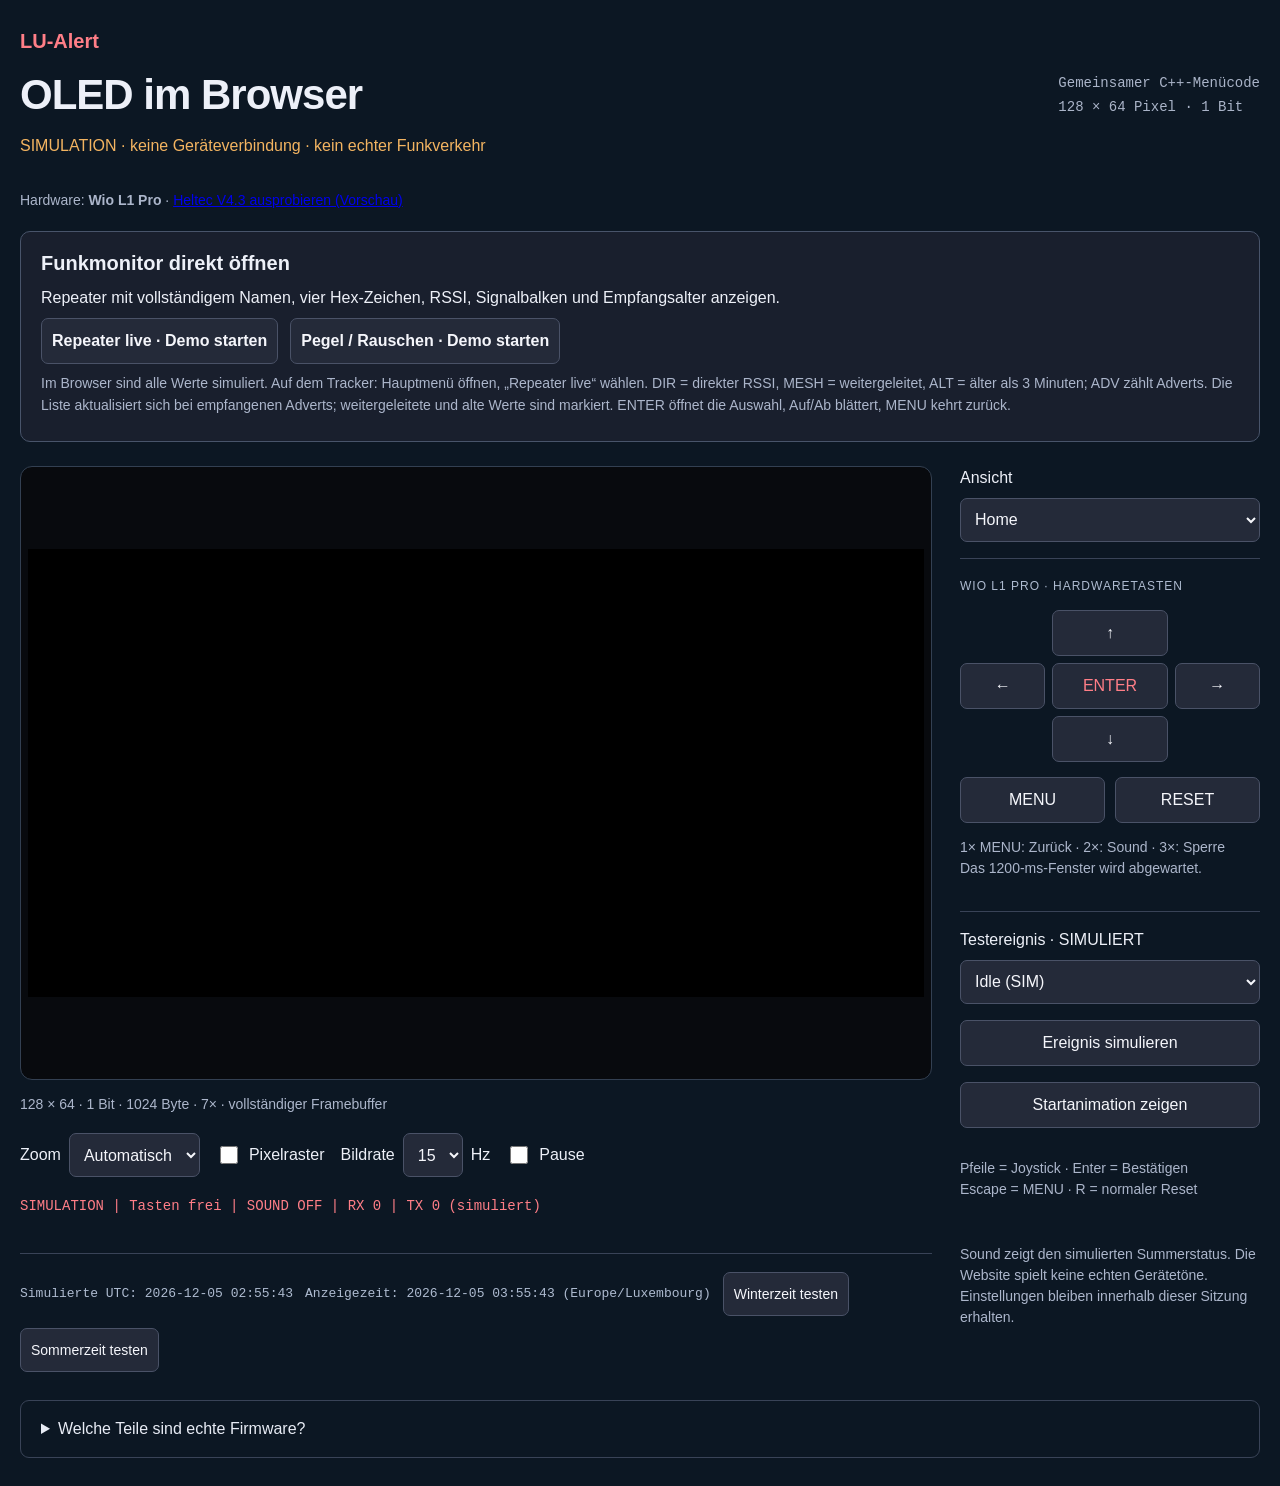
<file: docs/simulator/wio-rc4/index.html>
<!doctype html><html lang="de"><head><meta charset="utf-8"><meta name="viewport" content="width=device-width,initial-scale=1"><meta name="robots" content="noindex"><meta http-equiv="Content-Security-Policy" content="default-src 'self'; script-src 'self' 'wasm-unsafe-eval'; style-src 'self'; img-src 'self'; connect-src 'self'; base-uri 'self'; form-action 'none'; object-src 'none'"><title>LU-Alert · Web-Simulator</title><link rel="stylesheet" href="simulator.css?v=radio-live-2"><script type="module" src="simulator.mjs?v=radio-live-2"></script></head><body data-profile="lu-alert"><main class="lab"><header><div><a href="../../">LU-Alert</a><h1>OLED im Browser</h1><p class="warning">SIMULATION · keine Geräteverbindung · kein echter Funkverkehr</p></div><p class="shared">Gemeinsamer C++-Menücode<br>128 × 64 Pixel · 1 Bit</p></header><p class="muted">Hardware: <strong>Wio L1 Pro</strong> · <a href="../heltec/">Heltec V4.3 ausprobieren (Vorschau)</a></p><section class="radio-quick" id="funkmonitor" aria-label="Funkmonitor ausprobieren"><h2>Funkmonitor direkt öffnen</h2><p>Repeater mit vollständigem Namen, vier Hex-Zeichen, RSSI, Signalbalken und Empfangsalter anzeigen.</p><div><button id="live-repeaters" type="button" disabled>Repeater live · Demo starten</button><button id="live-noise" type="button" disabled>Pegel / Rauschen · Demo starten</button></div><p class="muted">Im Browser sind alle Werte simuliert. Auf dem Tracker: Hauptmenü öffnen, „Repeater live“ wählen. DIR = direkter RSSI, MESH = weitergeleitet, ALT = älter als 3 Minuten; ADV zählt Adverts. Die Liste aktualisiert sich bei empfangenen Adverts; weitergeleitete und alte Werte sind markiert. ENTER öffnet die Auswahl, Auf/Ab blättert, MENU kehrt zurück.</p></section><div class="workspace"><section class="display-side" aria-label="OLED und Darstellung"><div class="viewport" id="viewport"><canvas id="oled" width="512" height="256" tabindex="0" aria-label="Simuliertes monochromes OLED. Pfeiltasten, Enter und Escape bedienen den Tracker."></canvas></div><p id="fit" class="muted">Lade den gemeinsamen C++-Simulator …</p><div class="options"><label>Zoom <select id="zoom"><option value="0">Automatisch</option><option value="4">max. 4×</option><option value="8">max. 8×</option><option value="12">max. 12×</option></select></label><label><input type="checkbox" id="grid"> Pixelraster</label><label>Bildrate <select id="rate"><option>5</option><option selected>15</option><option>30</option><option>60</option></select> Hz</label><label><input type="checkbox" id="pause"> Pause</label></div><p id="status" role="status" aria-live="polite">Initialisierung …</p><div class="clocks"><p id="utc">UTC: –</p><p id="local">Lokale Simulation: –</p><button id="winter" type="button" disabled>Winterzeit testen</button><button id="summer" type="button" disabled>Sommerzeit testen</button></div></section><aside class="controls" aria-label="Simulator-Bedienung"><label>Ansicht <select id="page" disabled></select></label><label id="pet-label" hidden>Meshi <select id="pet" disabled></select></label><div class="hardware"><p class="eyebrow">WIO L1 PRO · HARDWARETASTEN</p><div class="dpad"><button data-key="181" class="up" aria-label="Joystick nach oben" disabled>↑</button><button data-key="180" class="left" aria-label="Joystick nach links" disabled>←</button><button data-key="13" class="enter" disabled>ENTER</button><button data-key="183" class="right" aria-label="Joystick nach rechts" disabled>→</button><button data-key="182" class="down" aria-label="Joystick nach unten" disabled>↓</button></div><div class="menu-row"><button data-key="27" disabled>MENU</button><button id="reset" disabled>RESET</button></div><p class="muted">1× MENU: Zurück · 2×: Sound · 3×: Sperre<br>Das 1200-ms-Fenster wird abgewartet.</p></div><label>Testereignis · SIMULIERT <select id="event" disabled></select></label><button id="trigger" disabled>Ereignis simulieren</button><button id="boot" disabled>Startanimation zeigen</button><p class="muted">Pfeile = Joystick · Enter = Bestätigen<br>Escape = MENU · R = normaler Reset</p><p class="muted">Sound zeigt den simulierten Summerstatus. Die Website spielt keine echten Gerätetöne. Einstellungen bleiben innerhalb dieser Sitzung erhalten.</p></aside></div><details><summary>Welche Teile sind echte Firmware?</summary><p>Menüs, Nachrichtenlogik, Figuren, Sperre, Sound-Schalter und Pixelrenderer stammen aus dem C++-Code der Firmware und der Mac-App. WebAssembly führt denselben Simulatoradapter aus. JavaScript stellt nur die Pixel dar und reicht Bedieneingaben weiter. Frequenz, RX/TX, BLE, GPS und Akku sind lokale Testwerte, keine Live-Gerätedaten. Es werden keine Kanäle oder Schlüssel auf einem Gerät angelegt.</p><p>Kanalmenüs: Public, Test, LU-Alert, trafic, luxembourg, saarloorlux, trier und bot.</p><p><a href="BUILD-MANIFEST.json">Build-Nachweis</a> · <a href="../TEST-REPORT.md">Testbericht</a></p><p><a href="../wio-rc3/">Bisherige Wio-Simulation im Archiv</a></p></details></main></body></html>
</file>
<file: docs/style.css>
*{box-sizing:border-box}html{scroll-behavior:smooth}body{margin:0;background:#0c1723;color:#edf4f8;font:16px/1.7 -apple-system,BlinkMacSystemFont,"Segoe UI",sans-serif}a{color:inherit;text-underline-offset:5px}button{font:inherit}.wrap{width:min(1180px,calc(100% - 48px));margin:auto}header,footer{display:flex;align-items:center;justify-content:space-between;gap:24px;padding:28px 0;border-bottom:1px solid #34414d}nav{display:flex;gap:28px}nav a,.brand{text-decoration:none}.brand{font-size:28px;font-weight:800;letter-spacing:-1px}.brand>span:first-child{color:#fb6069}.brand-dot{color:#fb6069}.hero{display:grid;grid-template-columns:1.05fr 1fr;gap:80px;align-items:center;min-height:720px;padding-top:64px;padding-bottom:80px}.eyebrow{font:700 13px/1.5 ui-monospace,monospace;letter-spacing:1.6px;color:#86c9d7;margin:0 0 24px}h1{font-size:clamp(52px,6.7vw,86px);line-height:1.02;letter-spacing:-4px;margin:0 0 30px}h1 em{font-style:normal;color:#fb6069}h2{font-size:clamp(36px,4vw,56px);line-height:1.1;letter-spacing:-2px;margin:0 0 28px}h3{font-size:24px;line-height:1.3}.lead{font-size:19px;color:#bccbd6;max-width:580px}p{color:#bdcad4}p.note,.note,figcaption{font-size:14px;color:#91a7b8}.actions{display:flex;gap:22px;align-items:center;flex-wrap:wrap;margin:28px 0}.button{display:inline-block;padding:14px 20px;border-radius:7px;background:#fb6069;color:#10151e;font-weight:750;text-decoration:none}.button:hover{background:#ff8a91}.secondary{text-decoration:none;border-bottom:1px solid #677e90}.tracker{margin:0;background:#162633;border:1px solid #4b6474;border-radius:28px;padding:28px;transform:rotate(-3deg);box-shadow:0 30px 80px #0007}.device-top,.device-bottom{display:flex;justify-content:space-between;align-items:center;font:12px/1.6 ui-monospace,monospace;color:#bbccd5;gap:15px}.device-top{margin-bottom:24px}.device-top b{color:#fb6069;letter-spacing:2px}.tracker img{border:12px solid #050809;border-radius:7px}.device-bottom{padding:30px 7px 15px}.dpad{font-size:80px;line-height:.7;color:#334c60;text-shadow:1px 3px 0 #060c10}.device-menu{border:1px solid #42596b;border-radius:6px;padding:8px}figure img{display:block;width:100%;height:auto;image-rendering:pixelated;background:#000}.tracker figcaption{margin-top:18px;text-align:center}.section{padding-top:110px;padding-bottom:110px}.channels-layout,.feature-layout,.live-layout,.download-layout{display:grid;grid-template-columns:1fr 1fr;gap:80px;align-items:center}.channel-buttons{display:grid;gap:12px;margin:26px 0}.channel-buttons button{background:#142837;border:1px solid #3a5264;border-radius:7px;color:#cfdae1;text-align:left;padding:14px;cursor:pointer}.channel-buttons button.selected{border-color:#83c9d6;color:#a5e8ef;background:#153a46}.screen{margin:0;min-width:0}.screen img{border:1px solid #3b5262;border-radius:9px}.screen figcaption{margin-top:16px}.feature-band,.download-section{background:#132432;padding:100px 0;border-top:1px solid #2b4050;border-bottom:1px solid #2b4050}.text-link{color:#8dd5df}code{color:#fb9c9f}.release{background:#0b1823;border:1px solid #3b5264;border-radius:14px;padding:30px}.release dl{margin:25px 0}.release dl div{display:flex;justify-content:space-between;gap:20px;padding:12px 0;border-bottom:1px solid #293f50}.release dt{color:#bdcad4}.release dd{margin:0;color:#91d5bd;font-size:14px;text-align:right}.privacy p{max-width:820px}footer{border-top:1px solid #34414d;border-bottom:0;font-size:14px;padding-bottom:45px}.skip{position:absolute;left:20px;top:-80px}.skip:focus{top:10px;background:#fff;color:#000;padding:10px}button:focus-visible,a:focus-visible{outline:3px solid #83c9d6;outline-offset:5px}@media(max-width:800px){.wrap{width:calc(100% - 36px)}header{gap:16px}nav{gap:16px;font-size:14px}.hero,.channels-layout,.feature-layout,.live-layout,.download-layout{grid-template-columns:1fr;gap:44px}.hero{padding:50px 0 70px}.hero .tracker{max-width:500px;margin:auto;width:94%}h1{letter-spacing:-2px}.section{padding:75px 0}.feature-band,.download-section{padding:70px 0}.live-layout .screen{order:2}footer{align-items:flex-start;flex-direction:column;gap:8px}.release{padding:22px}}@media(prefers-reduced-motion:reduce){html{scroll-behavior:auto}}

.heltec-preview{padding-top:80px;padding-bottom:80px;display:grid;grid-template-columns:minmax(0,1fr) minmax(0,1fr);gap:44px;border-top:1px solid #47536a}.heltec-preview h2{margin:10px 0 24px}.heltec-actions{display:flex;gap:18px;align-items:center;flex-wrap:wrap;margin:28px 0}.heltec-actions a{font-size:16px}.heltec-shots{display:grid;gap:24px;align-content:center}.heltec-shots figure{margin:0}.heltec-shots img{display:block;width:100%;height:auto;image-rendering:pixelated;background:#000;border:1px solid #48546a;border-radius:8px}.heltec-shots figcaption,.heltec-note{font-size:14px;line-height:1.6}.heltec-note{border-left:3px solid #cda35b;padding-left:16px}.heltec-preview .button{background:#5945b5;color:#fff;padding:12px 18px;border-radius:6px;text-decoration:none}body:has(.brand) .heltec-preview .button{background:#b53b4d}@media(max-width:800px){.heltec-preview{grid-template-columns:1fr;padding-top:48px;padding-bottom:48px;gap:24px}}

.radio-home{padding-top:64px;padding-bottom:64px;border-top:1px solid #47536a}.radio-home>div{display:flex;gap:18px;flex-wrap:wrap}.radio-home a{font-size:16px;text-underline-offset:4px}.radio-home p{max-width:820px}

.radio-downloads{margin-top:24px}.radio-downloads img{display:block;max-width:100%;height:auto;image-rendering:pixelated;margin-top:20px;background:#000}

.community-prompt{margin-top:48px;margin-bottom:48px;padding-top:28px;padding-bottom:28px;border-top:1px solid #3c465d}.community-prompt .button{margin-right:12px}

.community-footer-links{grid-column:1/-1!important;grid-row:auto!important;width:100%;margin-top:12px}@media(max-width:760px){.site-header,body>header.wrap{flex-wrap:wrap;gap:8px;padding-top:16px;padding-bottom:16px}.site-header nav,body>header.wrap nav{width:100%;display:flex;flex-wrap:wrap;gap:4px 16px}.site-header nav a,body>header.wrap nav a{min-height:44px;display:inline-flex;align-items:center;font-size:14px}body>footer.wrap{flex-wrap:wrap}}

/* Keep standalone radio previews inside narrow screens without clipping content. */
.radio-home>img{display:block;max-width:100%;height:auto;image-rendering:pixelated}

/* Wio text-scrolling showcase: genuine simulator framebuffers, separate from Heltec preview. */
.scroll-feature{--scroll-accent:#fb7a82;--scroll-panel:#132432;--scroll-line:#455767;--scroll-muted:#bdcad4;padding:78px 0;background:var(--scroll-panel);border-block:1px solid var(--scroll-line)}
.scroll-feature-heading{display:grid;grid-template-columns:minmax(0,.85fr) minmax(0,1.15fr);gap:70px;align-items:start;margin-bottom:34px}
.scroll-feature .eyebrow{color:var(--scroll-accent);margin-bottom:18px}
.scroll-feature h2{margin:0;font-size:clamp(34px,4vw,50px);line-height:1.12}
.scroll-feature-copy>p:first-child{margin:0;color:var(--scroll-muted);font-size:17px;line-height:1.7}
.scroll-feature-actions{display:flex;flex-wrap:wrap;gap:18px;align-items:center;margin:24px 0 16px}
.scroll-feature-demo{display:inline-flex;align-items:center;min-height:48px;background:var(--scroll-accent);color:#10121c;padding:12px 18px;border:1px solid transparent;border-radius:7px;font-size:16px;font-weight:750;text-decoration:none}
.scroll-feature-demo:hover{filter:brightness(1.08)}
.scroll-feature-download{display:inline-flex;align-items:center;min-height:44px;color:var(--scroll-accent);font-size:16px;font-weight:600;text-underline-offset:5px}
.scroll-feature-version{margin:0!important;color:var(--scroll-muted)!important;font-size:14px!important}
.scroll-showcase{display:grid;grid-template-columns:minmax(0,1fr) minmax(0,1fr);gap:24px}
.scroll-showcase figure{min-width:0;margin:0;padding:18px;background:#0a0d13;border:1px solid var(--scroll-line);border-radius:14px}
.scroll-screen-label{display:flex;align-items:center;justify-content:space-between;gap:14px;margin-bottom:16px;line-height:1.4}
.scroll-screen-label strong{color:#f1eef7;font-size:16px;font-weight:650}
.scroll-screen-label span{flex-shrink:0;color:var(--scroll-accent);font:12px/1.4 ui-monospace,monospace;letter-spacing:.5px}
.scroll-showcase img{display:block;width:100%;max-width:512px;height:auto;aspect-ratio:2;image-rendering:pixelated;background:#000;border:1px solid #333c4a;border-radius:6px;margin:auto}
.scroll-showcase figcaption{margin-top:15px;color:var(--scroll-muted);font-size:14px;line-height:1.6}
.scroll-feature-caption{color:var(--scroll-muted);font-size:14px;line-height:1.6;margin:20px 0 0}
@media(max-width:800px){.scroll-feature{padding:54px 0}.scroll-feature-heading{grid-template-columns:minmax(0,1fr);gap:24px;margin-bottom:26px}.scroll-feature-copy>p:first-child{font-size:16px}.scroll-showcase{grid-template-columns:minmax(0,1fr);gap:18px}.scroll-showcase figure{padding:15px}.scroll-screen-label{flex-wrap:wrap;gap:5px 12px;margin-bottom:13px}.scroll-feature-actions{gap:10px 18px}}

/* Keep the community project clearly distinct from the official warning app. */
.project-brand{display:flex;flex-direction:column;align-items:flex-start;line-height:1.05;white-space:nowrap}
.project-brand>.brand-name{color:#edf4f8!important}
.project-brand .brand-name>span:first-child{color:#fb6069}
.project-brand>.brand-subtitle{color:#bdcad4;font-size:14px;font-weight:600;letter-spacing:.3px;margin-top:7px}
.community-notice{padding:20px 24px;margin-top:26px;background:#172534;border:1px solid #546372;border-left:4px solid #fb7a82;border-radius:9px}
.community-notice p{font-size:15px;line-height:1.65;margin:0;color:#c8d4de}
.community-notice p+p{margin-top:8px}
.community-notice strong{color:#f2f6fa;font-weight:650}
.community-notice a{color:#a7e0e9;text-underline-offset:3px}
@media(max-width:800px){.community-notice{padding:17px 18px;margin-top:20px}.community-notice p{font-size:14px}.project-brand{font-size:27px}}

.channel-previews{display:grid;gap:28px;min-width:0}.rx-picker-preview{width:100%;max-width:384px}.rx-picker-preview figcaption strong{color:#e8f3f8;font-weight:650}
</file>
<file: docs/simulator/simulator.css>
*{box-sizing:border-box}
body{margin:0;min-height:100dvh;background:#10131c;color:#edf0f8;font:16px/1.5 -apple-system,BlinkMacSystemFont,"Segoe UI",sans-serif;--accent:#b69bff}
body[data-profile="lu-alert"]{--accent:#ff7e87;background:#0c1723}
a{color:var(--accent);text-underline-offset:4px}
.lab{width:min(1440px,calc(100% - 24px));margin:8px auto 32px}
.masthead{margin-bottom:8px}
.title-row{display:flex;align-items:baseline;gap:12px;flex-wrap:wrap}
.brand{display:inline-flex;align-items:center;min-height:44px;font-size:16px;font-weight:750;text-decoration:none}
h1{font-size:22px;line-height:1.25;letter-spacing:-.5px;margin:0}
h2{font-size:17px;margin:0 0 10px}
.warning{font-size:14px;line-height:1.4;color:#f3b461;margin:4px 0}
.profile-nav{display:flex;gap:8px}
.profile-nav a{display:flex;align-items:center;justify-content:center;min-height:44px;padding:6px 10px;border:1px solid #495367;border-radius:7px;text-decoration:none;font-size:14px;line-height:1.2}
.profile-nav [aria-current]{background:#30334e;color:#fff;border-color:var(--accent)}
.workspace{position:sticky;top:8px;z-index:2;display:grid;grid-template-areas:"selectors" "display" "controls" "state";grid-template-columns:minmax(0,1fr);gap:8px;padding:10px;border:1px solid #39465c;border-radius:12px;background:#111722;box-shadow:0 8px 24px #0004}
.console-toolbar{grid-area:selectors;display:flex;gap:10px;min-width:0}
.console-toolbar label{flex:1;min-width:0;font-size:14px;font-weight:650}
.console-toolbar select{flex:1;min-width:0;width:100%;font-size:14px}
.display-side{grid-area:display;min-width:0}
.viewport{height:144px;min-width:0;background:#080a0e;border:1px solid #334052;border-radius:8px;display:flex;align-items:center;justify-content:center}
canvas{display:block;flex:none;image-rendering:pixelated;background:#000;outline-offset:3px}
canvas:focus-visible{outline:2px solid var(--accent)}
.controls{grid-area:controls;min-width:0}
.hardware{display:grid;grid-template-columns:1fr 1.35fr 1fr;grid-template-rows:repeat(3,44px);gap:6px;width:min(100%,380px);margin:auto}
.hardware .eyebrow{display:none}
.dpad,.menu-row{display:contents}
.up{grid-column:2;grid-row:1}
.left{grid-column:1;grid-row:2}
.enter{grid-column:2;grid-row:2;color:var(--accent);font-size:14px}
.right{grid-column:3;grid-row:2}
.down{grid-column:2;grid-row:3}
.menu-row button:first-child{grid-column:1;grid-row:3}
.menu-row button:last-child{grid-column:3;grid-row:3}
.menu-row button{font-size:14px}
[data-hardware="heltec"] .hardware{grid-template-columns:minmax(0,1fr) 96px;grid-template-rows:56px;max-width:440px}
#prg{font-weight:750;touch-action:none;user-select:none;-webkit-user-select:none}
#prg.pressed{background:var(--accent);color:#0a101a;border-color:#fff}
.console-status{grid-area:state;margin:0;font:12px/1.5 ui-monospace,monospace;color:var(--accent);min-height:18px}
button,select,input{font:inherit}
button,select{border:1px solid #4a5267;border-radius:7px;background:#242a39;color:#f5f6fb;padding:8px 10px;min-height:44px;max-width:100%}
button{cursor:pointer;touch-action:manipulation}
button:hover:enabled{background:#34394c;border-color:var(--accent)}
button:disabled,select:disabled{opacity:.5;cursor:default}
button:focus-visible,select:focus-visible,a:focus-visible,summary:focus-visible{outline:2px solid var(--accent);outline-offset:3px}
label{display:flex;align-items:center;gap:8px;min-height:44px}
input[type=checkbox]{width:18px;height:18px;accent-color:var(--accent)}
.muted,.clocks,footer{font-size:14px;color:#acb6cb}
details{margin-top:10px;border:1px solid #39465c;border-radius:8px;padding:0 12px;color:#b9c4d7}
summary{min-height:44px;padding:10px 0;cursor:pointer;color:#e8ecf5;font-size:14px;font-weight:650}
details p{max-width:1000px}
.lab-panels{display:grid;gap:18px;padding:8px 0 16px}
.lab-panels>section{min-width:0}
.radio-quick>div,.options,.test-actions,.downloads{display:flex;gap:8px;flex-wrap:wrap;align-items:center}
.radio-quick button{font-size:14px;font-weight:650}
.radio-quick details{border:0;padding:0}
.radio-quick p{font-size:14px}
.options{gap:8px 16px}
.options label{font-size:14px}
#status{overflow-wrap:anywhere;font:13px/1.6 ui-monospace,monospace;color:var(--accent)}
.test-tools>label{flex-wrap:wrap;margin-bottom:8px}
.test-tools select{min-width:0;width:100%}
.clocks{margin-top:16px;border-top:1px solid #39465c;padding-top:8px}
.clocks p{margin:6px 0;font:12px/1.6 ui-monospace,monospace;overflow-wrap:anywhere}
.clocks button{margin:4px 4px 0 0;font-size:14px}
.input-help dl{font-size:14px;display:grid;grid-template-columns:100px 1fr;gap:6px}
.input-help dd{margin:0}
.downloads a{display:inline-flex;align-items:center;min-height:44px;padding:8px;border:1px solid #4a5267;border-radius:6px}
.limits{margin:16px 0;padding:8px 12px;border-left:3px solid #d9a75f;background:#1a202c}
footer{margin-top:20px}
[hidden]{display:none!important}
@media(min-width:850px),(orientation:landscape) and (min-width:560px){
  .workspace{grid-template-areas:"selectors selectors" "display controls" "state state";grid-template-columns:minmax(0,1fr) 260px;gap:10px 16px}
  .console-toolbar{max-width:650px}
  .controls{align-self:start}
  .lab-panels{grid-template-columns:repeat(2,minmax(0,1fr))}
  .test-tools{grid-column:1/-1}
  .test-tools select{width:auto;max-width:100%}
}
@media(orientation:landscape) and (min-width:560px) and (max-height:520px){
  .masthead{display:flex;align-items:center;justify-content:space-between;gap:8px}
  .title-row{gap:8px}
  h1{font-size:18px}
  .masthead>.warning{display:none}
  .profile-nav a{padding:6px;font-size:14px}
  .workspace{grid-template-columns:minmax(0,1fr) 230px;padding:8px;gap:6px 12px}
}
@media(max-width:360px){.lab{width:calc(100% - 16px)}.workspace{padding:8px}.console-toolbar{gap:6px}.console-toolbar label{gap:4px}.profile-nav{gap:6px}.profile-nav a{font-size:14px}}
@media(max-width:420px){body[data-profile="lu-alert"] .console-toolbar{flex-direction:column;gap:6px}body[data-profile="lu-alert"] .console-toolbar label{width:100%;flex:auto}body[data-profile="lu-alert"] .console-toolbar label select{min-width:0}}
</file>
<file: docs/simulator/heltec/simulator.css>
@import url("../simulator.css?v=console-v2");
</file>
<file: docs/simulator/wio-rc3/simulator.css>
*{box-sizing:border-box}body{margin:0;background:#10131c;color:#edf0f8;font:16px/1.5 -apple-system,BlinkMacSystemFont,"Segoe UI",sans-serif;--accent:#b69bff}body[data-profile="lu-alert"]{--accent:#ff7e87;background:#0c1723}.lab{width:min(1480px,calc(100% - 40px));margin:26px auto}header{display:flex;justify-content:space-between;gap:20px;align-items:center;margin-bottom:24px}header a{font-size:20px;color:var(--accent);text-decoration:none;font-weight:750}h1{margin:7px 0;font-size:clamp(28px,4vw,42px);letter-spacing:-1px}.warning{color:#f3b461;margin:8px 0}.shared{font:14px/1.7 ui-monospace,monospace;color:#aab4c8}.workspace{display:grid;grid-template-columns:minmax(0,1fr) 300px;gap:28px}.display-side,.controls{min-width:0}.viewport{height:clamp(240px,48vw,630px);min-width:128px;background:#080a0e;border:1px solid #334052;border-radius:12px;display:flex;align-items:center;justify-content:center;overflow:hidden}canvas{display:block;image-rendering:pixelated;max-width:100%;background:#000;outline-offset:5px}canvas:focus-visible{outline:2px solid var(--accent)}button,select,input{font:inherit}button,select{border:1px solid #4a5267;border-radius:7px;background:#242a39;color:#f5f6fb;padding:10px;min-height:44px}button{cursor:pointer}button:hover:not(:disabled){border-color:var(--accent);background:#34394c}button:disabled,select:disabled{opacity:.45;cursor:wait}button:focus-visible,select:focus-visible{outline:2px solid var(--accent);outline-offset:3px}label{display:flex;gap:8px;align-items:center}input[type=checkbox]{width:18px;height:18px;accent-color:var(--accent)}.options{display:flex;gap:16px;flex-wrap:wrap;align-items:center;margin:18px 0}.muted{font-size:14px;color:#acb6cb}#status{font:14px/1.6 ui-monospace,monospace;color:var(--accent);min-height:44px}.controls{display:flex;flex-direction:column;gap:16px}.controls label{display:flex;flex-direction:column;align-items:stretch}.hardware{padding:18px 0;border-top:1px solid #394357;border-bottom:1px solid #394357}.eyebrow{font-size:12px;letter-spacing:1px;color:#aebbd0;margin:0 0 15px}.dpad{display:grid;grid-template-columns:1fr 1.35fr 1fr;gap:7px}.up{grid-column:2;grid-row:1}.left{grid-column:1;grid-row:2}.enter{grid-column:2;grid-row:2;color:var(--accent)}.right{grid-column:3;grid-row:2}.down{grid-column:2;grid-row:3}.menu-row{display:flex;gap:10px;margin-top:15px}.menu-row button{flex:1}.clocks{display:flex;gap:12px;flex-wrap:wrap;align-items:center;border-top:1px solid #394357;padding-top:18px}.clocks p{margin:0;font:13px/1.7 ui-monospace,monospace;color:#aebbd0}.clocks button{font-size:14px}details{border:1px solid #394357;padding:16px 20px;border-radius:9px;margin:28px 0;color:#b9c4d7}details a{color:var(--accent)}summary{cursor:pointer;color:#e8ecf5}details p{max-width:1000px}[hidden]{display:none!important}@media(max-width:850px){.workspace{grid-template-columns:1fr}.controls{display:grid;grid-template-columns:1fr 1fr;gap:18px}.hardware{grid-column:1/-1;max-width:420px;justify-self:center;width:100%}header{align-items:flex-start}.shared{display:none}.viewport{height:clamp(210px,56vw,450px)}.lab{width:calc(100% - 28px);margin:18px auto}.options{gap:10px}details{margin-top:22px}}@media(max-width:440px){.controls{grid-template-columns:1fr}.viewport{min-height:210px}.warning{font-size:14px}}
</file>
<file: docs/simulator/wio-rc4/simulator.css>
*{box-sizing:border-box}body{margin:0;background:#10131c;color:#edf0f8;font:16px/1.5 -apple-system,BlinkMacSystemFont,"Segoe UI",sans-serif;--accent:#b69bff}body[data-profile="lu-alert"]{--accent:#ff7e87;background:#0c1723}.lab{width:min(1480px,calc(100% - 40px));margin:26px auto}header{display:flex;justify-content:space-between;gap:20px;align-items:center;margin-bottom:24px}header a{font-size:20px;color:var(--accent);text-decoration:none;font-weight:750}h1{margin:7px 0;font-size:clamp(28px,4vw,42px);letter-spacing:-1px}.warning{color:#f3b461;margin:8px 0}.shared{font:14px/1.7 ui-monospace,monospace;color:#aab4c8}.workspace{display:grid;grid-template-columns:minmax(0,1fr) 300px;gap:28px}.display-side,.controls{min-width:0}.viewport{height:clamp(240px,48vw,630px);min-width:128px;background:#080a0e;border:1px solid #334052;border-radius:12px;display:flex;align-items:center;justify-content:center;overflow:hidden}canvas{display:block;image-rendering:pixelated;max-width:100%;background:#000;outline-offset:5px}canvas:focus-visible{outline:2px solid var(--accent)}button,select,input{font:inherit}button,select{border:1px solid #4a5267;border-radius:7px;background:#242a39;color:#f5f6fb;padding:10px;min-height:44px}button{cursor:pointer}button:hover:not(:disabled){border-color:var(--accent);background:#34394c}button:disabled,select:disabled{opacity:.45;cursor:wait}button:focus-visible,select:focus-visible{outline:2px solid var(--accent);outline-offset:3px}label{display:flex;gap:8px;align-items:center}input[type=checkbox]{width:18px;height:18px;accent-color:var(--accent)}.options{display:flex;gap:16px;flex-wrap:wrap;align-items:center;margin:18px 0}.muted{font-size:14px;color:#acb6cb}#status{font:14px/1.6 ui-monospace,monospace;color:var(--accent);min-height:44px}.controls{display:flex;flex-direction:column;gap:16px}.controls label{display:flex;flex-direction:column;align-items:stretch}.hardware{padding:18px 0;border-top:1px solid #394357;border-bottom:1px solid #394357}.eyebrow{font-size:12px;letter-spacing:1px;color:#aebbd0;margin:0 0 15px}.dpad{display:grid;grid-template-columns:1fr 1.35fr 1fr;gap:7px}.up{grid-column:2;grid-row:1}.left{grid-column:1;grid-row:2}.enter{grid-column:2;grid-row:2;color:var(--accent)}.right{grid-column:3;grid-row:2}.down{grid-column:2;grid-row:3}.menu-row{display:flex;gap:10px;margin-top:15px}.menu-row button{flex:1}.clocks{display:flex;gap:12px;flex-wrap:wrap;align-items:center;border-top:1px solid #394357;padding-top:18px}.clocks p{margin:0;font:13px/1.7 ui-monospace,monospace;color:#aebbd0}.clocks button{font-size:14px}details{border:1px solid #394357;padding:16px 20px;border-radius:9px;margin:28px 0;color:#b9c4d7}details a{color:var(--accent)}summary{cursor:pointer;color:#e8ecf5}details p{max-width:1000px}[hidden]{display:none!important}@media(max-width:850px){.workspace{grid-template-columns:1fr}.controls{display:grid;grid-template-columns:1fr 1fr;gap:18px}.hardware{grid-column:1/-1;max-width:420px;justify-self:center;width:100%}header{align-items:flex-start}.shared{display:none}.viewport{height:clamp(210px,56vw,450px)}.lab{width:calc(100% - 28px);margin:18px auto}.options{gap:10px}details{margin-top:22px}}@media(max-width:440px){.controls{grid-template-columns:1fr}.viewport{min-height:210px}.warning{font-size:14px}}
.radio-quick{border:1px solid #48546a;border-radius:10px;background:#191f2d;padding:16px 20px;margin:20px 0 24px}.radio-quick h2{font-size:20px;margin:0 0 8px}.radio-quick p{margin:8px 0}.radio-quick>div{display:flex;gap:12px;flex-wrap:wrap}.radio-quick button{font-weight:700}.radio-quick .muted{font-size:14px;line-height:1.6}[hidden]{display:none!important}
</file>
